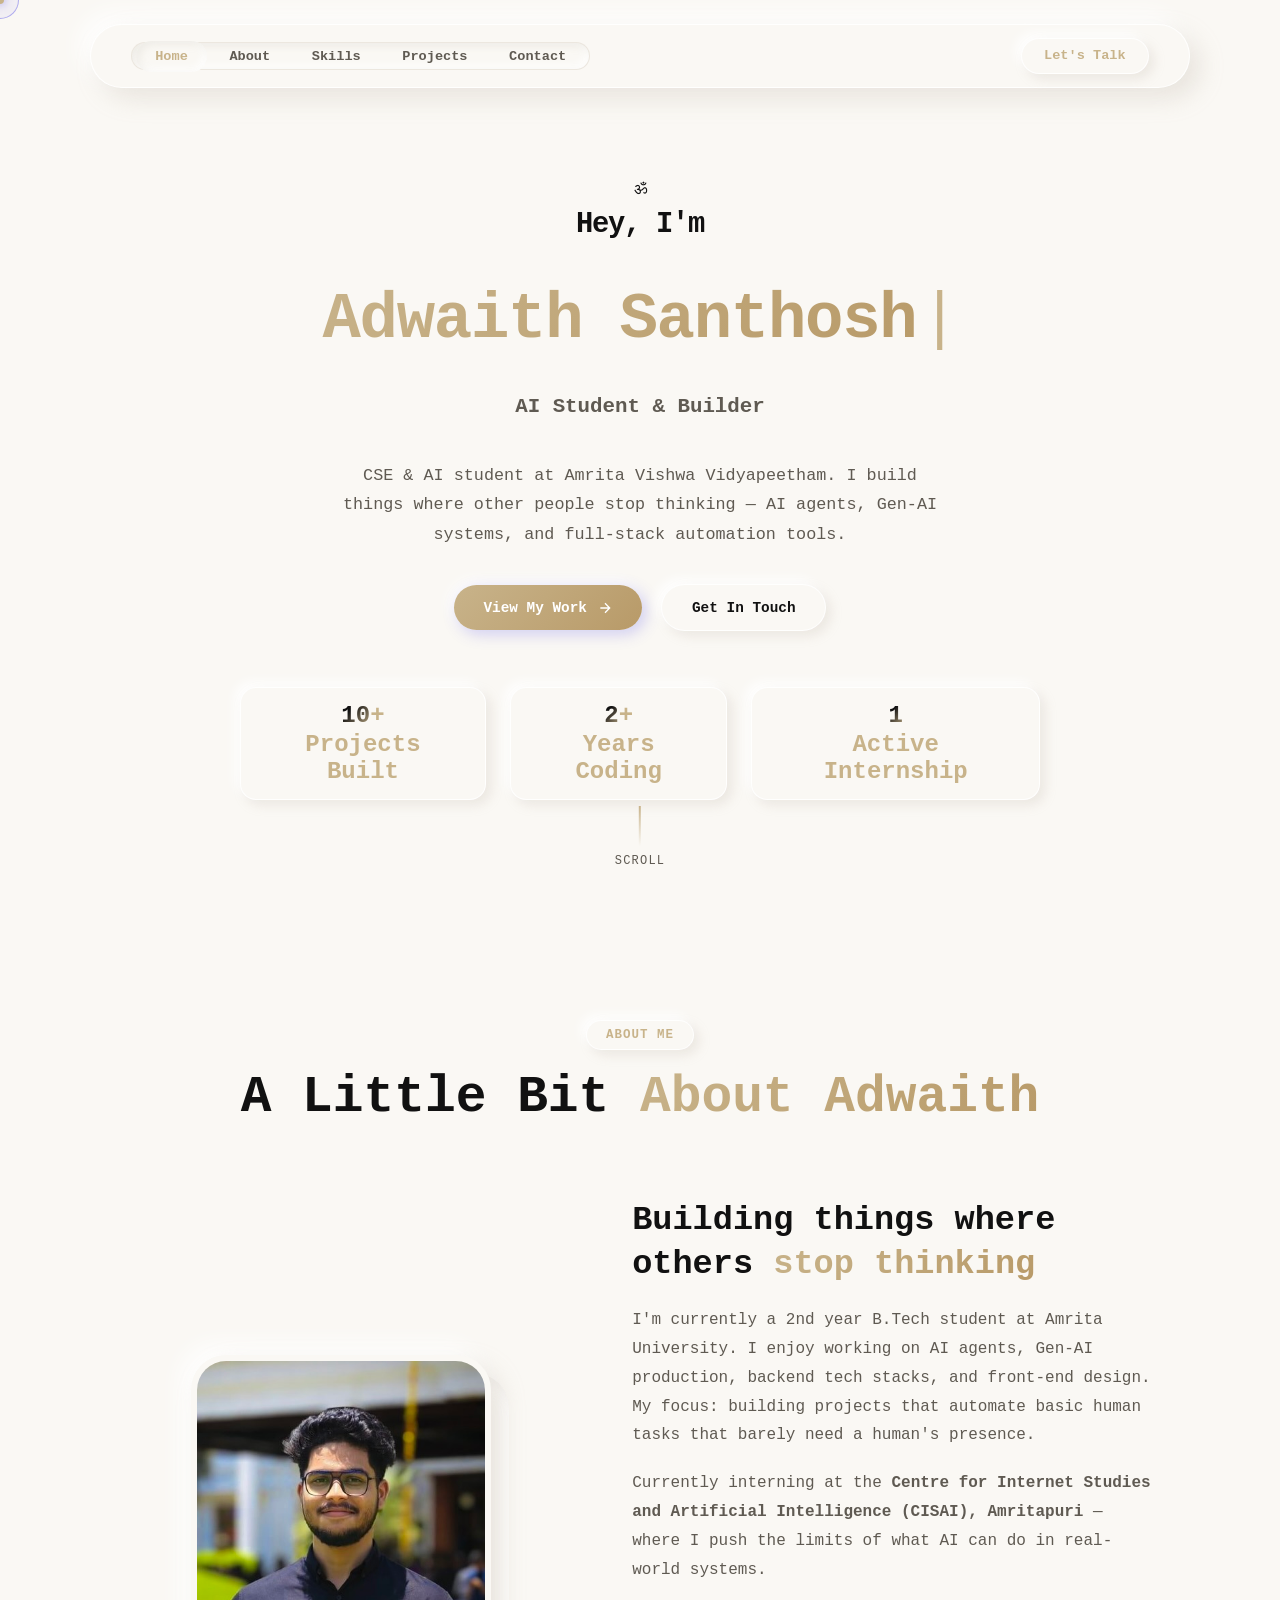
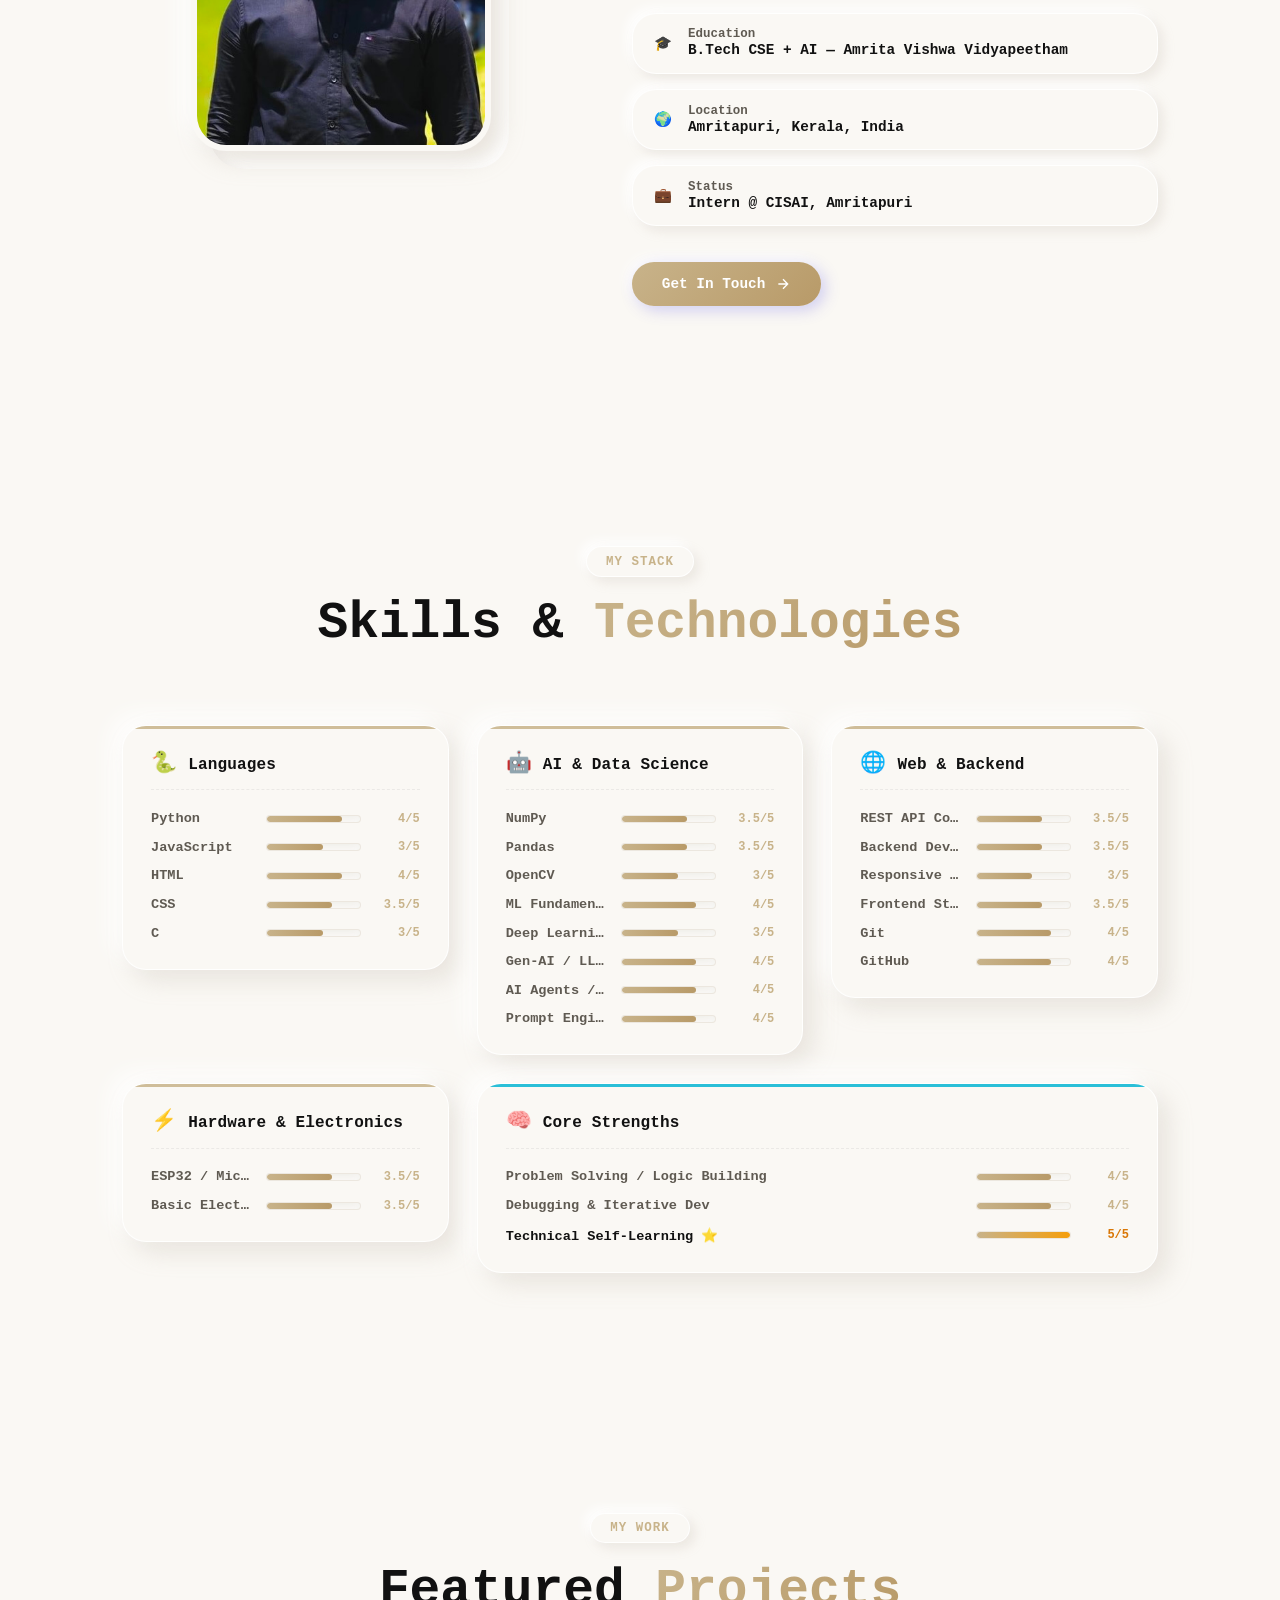
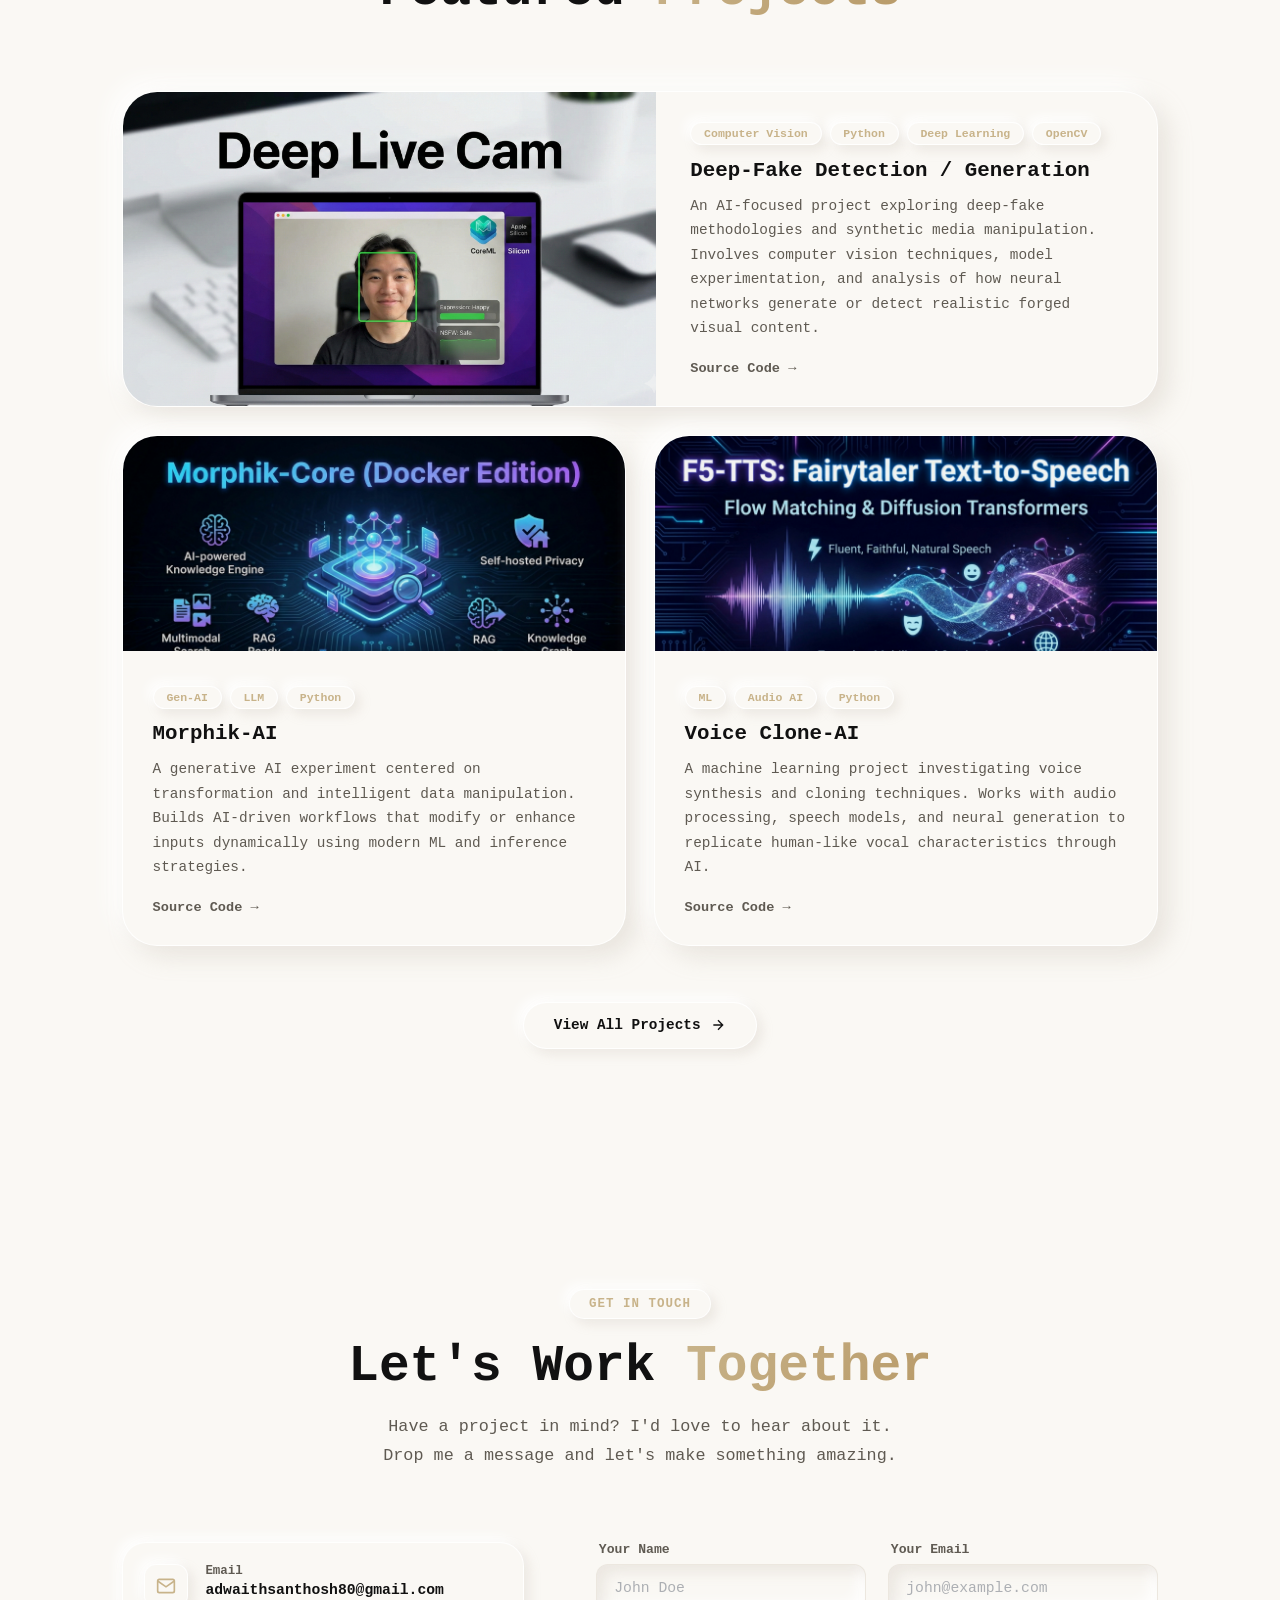
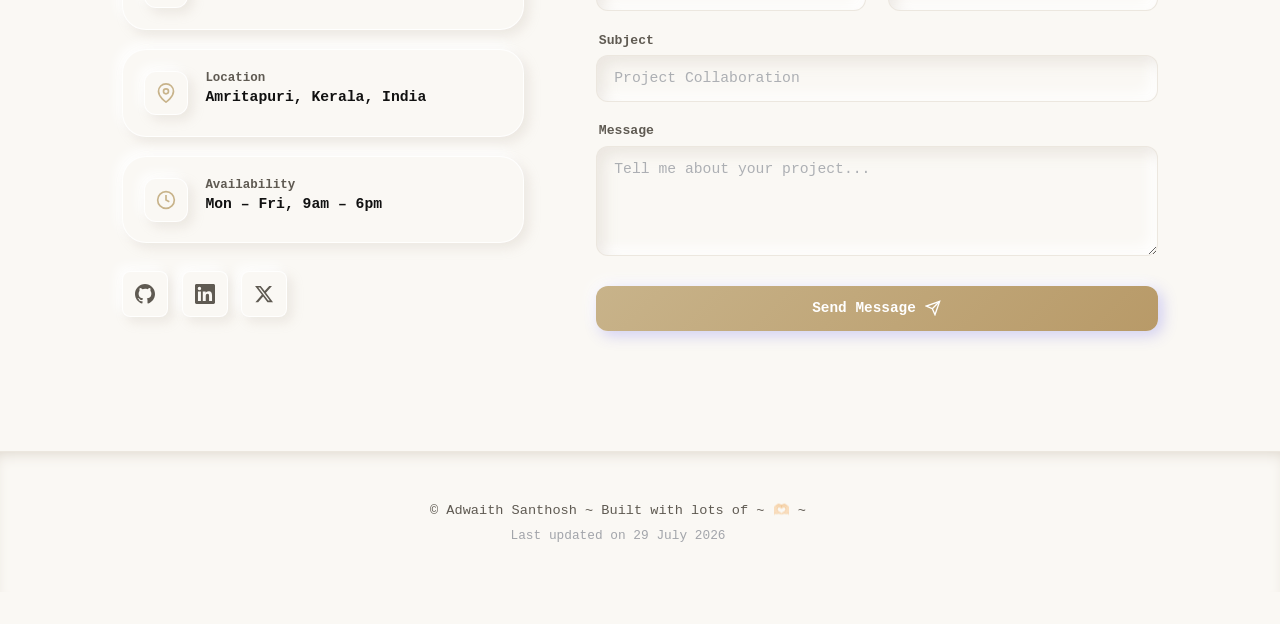
<file: index.html>
<!DOCTYPE html>
<html lang="en">

<head>
    <meta charset="UTF-8" />
    <meta name="viewport" content="width=device-width, initial-scale=1.0" />
    <title>Adwaith Santhosh</title>
    <meta name="description"
        content="Adwaith Santhosh — AI student, Gen-AI enthusiast & tech stack builder. I build things where other people stop thinking." />
    <link rel="preconnect" href="https://fonts.googleapis.com" />
    <link rel="preconnect" href="https://fonts.gstatic.com" crossorigin />
    <link
        href="https://fonts.googleapis.com/css2?family=Courier+Prime:ital,wght@0,400;0,700;1,400;1,700&family=Inter:wght@300;400;500;600;700;800;900&family=Space+Grotesk:wght@300;400;500;600;700&display=swap"
        rel="stylesheet" />
    <link rel="stylesheet" href="style.css" />
</head>

<body>

    <!-- Custom Cursor -->
    <div class="cursor" id="cursor"></div>
    <div class="cursor-follower" id="cursor-follower"></div>

    <!-- Noise Overlay -->
    <div class="noise-overlay"></div>

    <!-- Background Orbs -->
    <div class="bg-orbs">
        <div class="orb orb-1"></div>
        <div class="orb orb-2"></div>
        <div class="orb orb-3"></div>
    </div>

    <!-- Navigation -->
    <nav class="nav" id="nav">
        <ul class="nav-links">
            <li><a href="#home" class="nav-link" data-hover="Home">Home</a></li>
            <li><a href="#about" class="nav-link" data-hover="About">About</a></li>
            <li><a href="#skills" class="nav-link" data-hover="Skills">Skills</a></li>
            <li><a href="#projects" class="nav-link" data-hover="Projects">Projects</a></li>
            <li><a href="#contact" class="nav-link" data-hover="Contact">Contact</a></li>
        </ul>
        <a href="#contact" class="nav-cta">Let's Talk</a>
        <button class="nav-menu-btn" id="menuBtn" aria-label="Menu">
            <span></span><span></span><span></span>
        </button>
    </nav>

    <!-- Mobile Menu -->
    <div class="mobile-menu" id="mobileMenu">
        <ul>
            <li><a href="#home" class="mobile-link">Home</a></li>
            <li><a href="#about" class="mobile-link">About</a></li>
            <li><a href="#skills" class="mobile-link">Skills</a></li>
            <li><a href="#projects" class="mobile-link">Projects</a></li>
            <li><a href="#contact" class="mobile-link">Contact</a></li>
        </ul>
    </div>

    <!-- Hero Section -->
    <section class="hero" id="home">
        <div class="hero-content">
            <div class="hero-badge reveal-up">
                <span class="badge-dot"></span>
                ॐ
            </div>
            <div class="hero-title reveal-up">

                <div class="hero-greeting">
                    Hey, I'm
                </div>

                <div class="hero-name">
                    <span id="name-text" class="gradient-text">
                        Adwaith Santhosh
                    </span>
                    <span class="typed-cursor">|</span>
                </div>

            </div>
            <p class="hero-role reveal-up">
                AI Student &amp; Builder
            </p>
            <p class="hero-desc reveal-up">
                CSE &amp; AI student at Amrita Vishwa Vidyapeetham. I build things where other people stop thinking
                &mdash; AI agents, Gen-AI systems, and full-stack automation tools.
            </p>
            <div class="hero-actions reveal-up">
                <a href="#projects" class="btn btn-primary">
                    <span>View My Work</span>
                    <svg viewBox="0 0 24 24" fill="none" stroke="currentColor" stroke-width="2">
                        <path d="M5 12h14M12 5l7 7-7 7" />
                    </svg>
                </a>
                <a href="#contact" class="btn btn-ghost">Get In Touch</a>
            </div>
            <div class="hero-stats reveal-up">
                <div class="stat">
                    <span class="stat-number" data-count="10">0</span><span>+</span>
                    <span class="stat-label">Projects Built</span>
                </div>
                <div class="stat-divider"></div>
                <div class="stat">
                    <span class="stat-number" data-count="2">0</span><span>+</span>
                    <span class="stat-label">Years Coding</span>
                </div>
                <div class="stat-divider"></div>
                <div class="stat">
                    <span class="stat-number" data-count="1">0</span><span></span>
                    <span class="stat-label">Active Internship</span>
                </div>
            </div>
        </div>
        <div class="scroll-indicator">
            <div class="scroll-line"></div>
            <span>Scroll</span>
        </div>
    </section>

    <!-- About Section -->
    <section class="about section" id="about">
        <div class="container">
            <div class="section-header">
                <span class="section-tag reveal-up">About Me</span>
                <h2 class="section-title reveal-up">A Little Bit <span class="gradient-text">About Adwaith</span></h2>
            </div>
            <div class="about-grid">
                <div class="about-image-wrapper reveal-left">
                    <div class="about-image-frame">
                        <div class="about-image-placeholder">
                            <img src="profile.jpg" alt="Adwaith Santhosh" class="avatar-photo"
                                style="width: 100%; height: 100%; object-fit: cover; display: block;" />
                        </div>
                        <div class="image-decoration"></div>
                    </div>
                </div>
                <div class="about-content reveal-right">
                    <h3 class="about-heading">Building things where others <span class="gradient-text">stop
                            thinking</span></h3>
                    <p class="about-text">
                        I'm currently a 2nd year B.Tech student at Amrita University. I enjoy working on AI agents,
                        Gen-AI production, backend tech stacks, and front-end design. My focus: building projects that
                        automate basic human tasks that barely need a human's presence.
                    </p>
                    <p class="about-text">
                        Currently interning at the <strong>Centre for Internet Studies and Artificial Intelligence
                            (CISAI), Amritapuri</strong> &mdash; where I push the limits of what AI can do in real-world
                        systems.
                    </p>
                    <div class="about-highlights">
                        <div class="highlight-item">
                            <span class="highlight-icon">🎓</span>
                            <div>
                                <strong>Education</strong>
                                <span>B.Tech CSE + AI — Amrita Vishwa Vidyapeetham</span>
                            </div>
                        </div>
                        <div class="highlight-item">
                            <span class="highlight-icon">🌍</span>
                            <div>
                                <strong>Location</strong>
                                <span>Amritapuri, Kerala, India</span>
                            </div>
                        </div>
                        <div class="highlight-item">
                            <span class="highlight-icon">💼</span>
                            <div>
                                <strong>Status</strong>
                                <span>Intern @ CISAI, Amritapuri</span>
                            </div>
                        </div>
                    </div>
                    <a href="#contact" class="btn btn-primary" id="downloadCV">
                        <span>Get In Touch</span>
                        <svg viewBox="0 0 24 24" fill="none" stroke="currentColor" stroke-width="2">
                            <path d="M5 12h14M12 5l7 7-7 7" />
                        </svg>
                    </a>
                </div>
            </div>
        </div>
    </section>

    <!-- Skills Section -->
    <section class="skills section" id="skills">
        <div class="container">
            <div class="section-header">
                <span class="section-tag reveal-up">My Stack</span>
                <h2 class="section-title reveal-up">Skills & <span class="gradient-text">Technologies</span></h2>
            </div>
            <div class="skills-categories">

                <!-- Languages -->
                <div class="skill-cat-card reveal-up" data-delay="0">
                    <div class="skill-cat-header">
                        <span class="skill-cat-icon">🐍</span>
                        <h3 class="skill-cat-title">Languages</h3>
                    </div>
                    <div class="skill-list">
                        <div class="skill-row"><span class="skill-row-name">Python</span>
                            <div class="skill-bar">
                                <div class="skill-progress" data-width="80"></div>
                            </div><span class="skill-row-score">4/5</span>
                        </div>
                        <div class="skill-row"><span class="skill-row-name">JavaScript</span>
                            <div class="skill-bar">
                                <div class="skill-progress" data-width="60"></div>
                            </div><span class="skill-row-score">3/5</span>
                        </div>
                        <div class="skill-row"><span class="skill-row-name">HTML</span>
                            <div class="skill-bar">
                                <div class="skill-progress" data-width="80"></div>
                            </div><span class="skill-row-score">4/5</span>
                        </div>
                        <div class="skill-row"><span class="skill-row-name">CSS</span>
                            <div class="skill-bar">
                                <div class="skill-progress" data-width="70"></div>
                            </div><span class="skill-row-score">3.5/5</span>
                        </div>
                        <div class="skill-row"><span class="skill-row-name">C</span>
                            <div class="skill-bar">
                                <div class="skill-progress" data-width="60"></div>
                            </div><span class="skill-row-score">3/5</span>
                        </div>
                    </div>
                </div>

                <!-- AI & Data Science -->
                <div class="skill-cat-card reveal-up" data-delay="80">
                    <div class="skill-cat-header">
                        <span class="skill-cat-icon">🤖</span>
                        <h3 class="skill-cat-title">AI &amp; Data Science</h3>
                    </div>
                    <div class="skill-list">
                        <div class="skill-row"><span class="skill-row-name">NumPy</span>
                            <div class="skill-bar">
                                <div class="skill-progress" data-width="70"></div>
                            </div><span class="skill-row-score">3.5/5</span>
                        </div>
                        <div class="skill-row"><span class="skill-row-name">Pandas</span>
                            <div class="skill-bar">
                                <div class="skill-progress" data-width="70"></div>
                            </div><span class="skill-row-score">3.5/5</span>
                        </div>
                        <div class="skill-row"><span class="skill-row-name">OpenCV</span>
                            <div class="skill-bar">
                                <div class="skill-progress" data-width="60"></div>
                            </div><span class="skill-row-score">3/5</span>
                        </div>
                        <div class="skill-row"><span class="skill-row-name">ML Fundamentals</span>
                            <div class="skill-bar">
                                <div class="skill-progress" data-width="80"></div>
                            </div><span class="skill-row-score">4/5</span>
                        </div>
                        <div class="skill-row"><span class="skill-row-name">Deep Learning</span>
                            <div class="skill-bar">
                                <div class="skill-progress" data-width="60"></div>
                            </div><span class="skill-row-score">3/5</span>
                        </div>
                        <div class="skill-row"><span class="skill-row-name">Gen-AI / LLM Workflows</span>
                            <div class="skill-bar">
                                <div class="skill-progress" data-width="80"></div>
                            </div><span class="skill-row-score">4/5</span>
                        </div>
                        <div class="skill-row"><span class="skill-row-name">AI Agents / Task Automation</span>
                            <div class="skill-bar">
                                <div class="skill-progress" data-width="80"></div>
                            </div><span class="skill-row-score">4/5</span>
                        </div>
                        <div class="skill-row"><span class="skill-row-name">Prompt Engineering</span>
                            <div class="skill-bar">
                                <div class="skill-progress" data-width="80"></div>
                            </div><span class="skill-row-score">4/5</span>
                        </div>
                    </div>
                </div>

                <!-- Web & Backend -->
                <div class="skill-cat-card reveal-up" data-delay="160">
                    <div class="skill-cat-header">
                        <span class="skill-cat-icon">🌐</span>
                        <h3 class="skill-cat-title">Web &amp; Backend</h3>
                    </div>
                    <div class="skill-list">
                        <div class="skill-row"><span class="skill-row-name">REST API Concepts</span>
                            <div class="skill-bar">
                                <div class="skill-progress" data-width="70"></div>
                            </div><span class="skill-row-score">3.5/5</span>
                        </div>
                        <div class="skill-row"><span class="skill-row-name">Backend Development</span>
                            <div class="skill-bar">
                                <div class="skill-progress" data-width="70"></div>
                            </div><span class="skill-row-score">3.5/5</span>
                        </div>
                        <div class="skill-row"><span class="skill-row-name">Responsive Web Design</span>
                            <div class="skill-bar">
                                <div class="skill-progress" data-width="60"></div>
                            </div><span class="skill-row-score">3/5</span>
                        </div>
                        <div class="skill-row"><span class="skill-row-name">Frontend Structuring</span>
                            <div class="skill-bar">
                                <div class="skill-progress" data-width="70"></div>
                            </div><span class="skill-row-score">3.5/5</span>
                        </div>
                        <div class="skill-row"><span class="skill-row-name">Git</span>
                            <div class="skill-bar">
                                <div class="skill-progress" data-width="80"></div>
                            </div><span class="skill-row-score">4/5</span>
                        </div>
                        <div class="skill-row"><span class="skill-row-name">GitHub</span>
                            <div class="skill-bar">
                                <div class="skill-progress" data-width="80"></div>
                            </div><span class="skill-row-score">4/5</span>
                        </div>
                    </div>
                </div>

                <!-- Hardware -->
                <div class="skill-cat-card reveal-up" data-delay="240">
                    <div class="skill-cat-header">
                        <span class="skill-cat-icon">⚡</span>
                        <h3 class="skill-cat-title">Hardware &amp; Electronics</h3>
                    </div>
                    <div class="skill-list">
                        <div class="skill-row"><span class="skill-row-name">ESP32 / Microcontrollers</span>
                            <div class="skill-bar">
                                <div class="skill-progress" data-width="70"></div>
                            </div><span class="skill-row-score">3.5/5</span>
                        </div>
                        <div class="skill-row"><span class="skill-row-name">Basic Electronics / Circuits</span>
                            <div class="skill-bar">
                                <div class="skill-progress" data-width="70"></div>
                            </div><span class="skill-row-score">3.5/5</span>
                        </div>
                    </div>
                </div>

                <!-- Core Strengths -->
                <div class="skill-cat-card reveal-up" data-delay="320" style="--cat-accent: #06b6d4;">
                    <div class="skill-cat-header">
                        <span class="skill-cat-icon">🧠</span>
                        <h3 class="skill-cat-title">Core Strengths</h3>
                    </div>
                    <div class="skill-list">
                        <div class="skill-row"><span class="skill-row-name">Problem Solving / Logic Building</span>
                            <div class="skill-bar">
                                <div class="skill-progress" data-width="80"></div>
                            </div><span class="skill-row-score">4/5</span>
                        </div>
                        <div class="skill-row"><span class="skill-row-name">Debugging &amp; Iterative Dev</span>
                            <div class="skill-bar">
                                <div class="skill-progress" data-width="80"></div>
                            </div><span class="skill-row-score">4/5</span>
                        </div>
                        <div class="skill-row top-skill"><span class="skill-row-name">Technical Self-Learning ⭐</span>
                            <div class="skill-bar">
                                <div class="skill-progress" data-width="100"></div>
                            </div><span class="skill-row-score">5/5</span>
                        </div>
                    </div>
                </div>

            </div>
        </div>
    </section>

    <!-- Projects Section -->
    <section class="projects section" id="projects">
        <div class="container">
            <div class="section-header">
                <span class="section-tag reveal-up">My Work</span>
                <h2 class="section-title reveal-up">Featured <span class="gradient-text">Projects</span></h2>
            </div>
            <div class="projects-grid">

                <!-- Featured: Deep-Fake Detection / Generation -->
                <div class="project-card featured reveal-up" data-delay="0">
                    <div class="project-image">
                        <img src="cover-deepfake.png" alt="Deep-Fake Detection / Generation"
                            class="project-cover-img" />
                        <div class="project-overlay">
                            <a href="https://github.com/adwaithsanthoshh/C_QUBE/tree/main/Tasks/Deep-Fake"
                                target="_blank" class="project-link-btn" aria-label="Source Code">
                                <svg viewBox="0 0 24 24" fill="none" stroke="currentColor" stroke-width="2">
                                    <path
                                        d="M9 19c-5 1.5-5-2.5-7-3m14 6v-3.87a3.37 3.37 0 0 0-.94-2.61c3.14-.35 6.44-1.54 6.44-7A5.44 5.44 0 0 0 20 4.77 5.07 5.07 0 0 0 19.91 1S18.73.65 16 2.48a13.38 13.38 0 0 0-7 0C6.27.65 5.09 1 5.09 1A5.07 5.07 0 0 0 5 4.77a5.44 5.44 0 0 0-1.5 3.78c0 5.42 3.3 6.61 6.44 7A3.37 3.37 0 0 0 9 18.13V22" />
                                </svg>
                            </a>
                        </div>
                    </div>
                    <div class="project-info">
                        <div class="project-tags">
                            <span class="tag">Computer Vision</span>
                            <span class="tag">Python</span>
                            <span class="tag">Deep Learning</span>
                            <span class="tag">OpenCV</span>
                        </div>
                        <h3 class="project-title">Deep-Fake Detection / Generation</h3>
                        <p class="project-desc">An AI-focused project exploring deep-fake methodologies and synthetic
                            media manipulation. Involves computer vision techniques, model experimentation, and analysis
                            of how neural networks generate or detect realistic forged visual content.</p>
                        <div class="project-links">
                            <a href="https://github.com/adwaithsanthoshh/C_QUBE/tree/main/Tasks/Deep-Fake"
                                target="_blank" class="link-text">Source Code <span>→</span></a>
                        </div>
                    </div>
                </div>

                <!-- Morphik-AI -->
                <div class="project-card reveal-up" data-delay="100">
                    <div class="project-image">
                        <img src="cover-morphik.jpg" alt="Morphik-AI" class="project-cover-img" />
                        <div class="project-overlay">
                            <a href="https://github.com/adwaithsanthoshh/C_QUBE/tree/main/Tasks/Morphik-Ai"
                                target="_blank" class="project-link-btn" aria-label="Source Code">
                                <svg viewBox="0 0 24 24" fill="none" stroke="currentColor" stroke-width="2">
                                    <path
                                        d="M9 19c-5 1.5-5-2.5-7-3m14 6v-3.87a3.37 3.37 0 0 0-.94-2.61c3.14-.35 6.44-1.54 6.44-7A5.44 5.44 0 0 0 20 4.77 5.07 5.07 0 0 0 19.91 1S18.73.65 16 2.48a13.38 13.38 0 0 0-7 0C6.27.65 5.09 1 5.09 1A5.07 5.07 0 0 0 5 4.77a5.44 5.44 0 0 0-1.5 3.78c0 5.42 3.3 6.61 6.44 7A3.37 3.37 0 0 0 9 18.13V22" />
                                </svg>
                            </a>
                        </div>
                    </div>
                    <div class="project-info">
                        <div class="project-tags">
                            <span class="tag">Gen-AI</span>
                            <span class="tag">LLM</span>
                            <span class="tag">Python</span>
                        </div>
                        <h3 class="project-title">Morphik-AI</h3>
                        <p class="project-desc">A generative AI experiment centered on transformation and intelligent
                            data manipulation. Builds AI-driven workflows that modify or enhance inputs dynamically
                            using modern ML and inference strategies.</p>
                        <div class="project-links">
                            <a href="https://github.com/adwaithsanthoshh/C_QUBE/tree/main/Tasks/Morphik-Ai"
                                target="_blank" class="link-text">Source Code <span>→</span></a>
                        </div>
                    </div>
                </div>

                <!-- Voice Clone-AI -->
                <div class="project-card reveal-up" data-delay="200">
                    <div class="project-image">
                        <img src="cover-voiceclone.jpg" alt="Voice Clone-AI" class="project-cover-img" />
                        <div class="project-overlay">
                            <a href="https://github.com/adwaithsanthoshh/C_QUBE/tree/main/Tasks/Voice%20Clone-Ai"
                                target="_blank" class="project-link-btn" aria-label="Source Code">
                                <svg viewBox="0 0 24 24" fill="none" stroke="currentColor" stroke-width="2">
                                    <path
                                        d="M9 19c-5 1.5-5-2.5-7-3m14 6v-3.87a3.37 3.37 0 0 0-.94-2.61c3.14-.35 6.44-1.54 6.44-7A5.44 5.44 0 0 0 20 4.77 5.07 5.07 0 0 0 19.91 1S18.73.65 16 2.48a13.38 13.38 0 0 0-7 0C6.27.65 5.09 1 5.09 1A5.07 5.07 0 0 0 5 4.77a5.44 5.44 0 0 0-1.5 3.78c0 5.42 3.3 6.61 6.44 7A3.37 3.37 0 0 0 9 18.13V22" />
                                </svg>
                            </a>
                        </div>
                    </div>
                    <div class="project-info">
                        <div class="project-tags">
                            <span class="tag">ML</span>
                            <span class="tag">Audio AI</span>
                            <span class="tag">Python</span>
                        </div>
                        <h3 class="project-title">Voice Clone-AI</h3>
                        <p class="project-desc">A machine learning project investigating voice synthesis and cloning
                            techniques. Works with audio processing, speech models, and neural generation to replicate
                            human-like vocal characteristics through AI.</p>
                        <div class="project-links">
                            <a href="https://github.com/adwaithsanthoshh/C_QUBE/tree/main/Tasks/Voice%20Clone-Ai"
                                target="_blank" class="link-text">Source Code <span>→</span></a>
                        </div>
                    </div>
                </div>

            </div>
            <div class="projects-cta reveal-up">
                <a href="https://github.com/adwaithsanthoshh" target="_blank" rel="noopener noreferrer"
                    class="btn btn-ghost">
                    View All Projects
                    <svg viewBox="0 0 24 24" fill="none" stroke="currentColor" stroke-width="2">
                        <path d="M5 12h14M12 5l7 7-7 7" />
                    </svg>
                </a>
            </div>
        </div>
    </section>

    <!-- Contact Section -->
    <section class="contact section" id="contact">
        <div class="container">
            <div class="section-header">
                <span class="section-tag reveal-up">Get In Touch</span>
                <h2 class="section-title reveal-up">Let's Work <span class="gradient-text">Together</span></h2>
                <p class="section-subtitle reveal-up">Have a project in mind? I'd love to hear about it. Drop me a
                    message and let's make something amazing.</p>
            </div>
            <div class="contact-grid">
                <div class="contact-info reveal-left">
                    <div class="contact-item">
                        <div class="contact-icon">
                            <svg viewBox="0 0 24 24" fill="none" stroke="currentColor" stroke-width="2">
                                <path d="M4 4h16c1.1 0 2 .9 2 2v12c0 1.1-.9 2-2 2H4c-1.1 0-2-.9-2-2V6c0-1.1.9-2 2-2z" />
                                <polyline points="22,6 12,13 2,6" />
                            </svg>
                        </div>
                        <div>
                            <strong>Email</strong>
                            <a href="mailto:adwaithsanthosh80@gmail.com">adwaithsanthosh80@gmail.com</a>
                        </div>
                    </div>
                    <div class="contact-item">
                        <div class="contact-icon">
                            <svg viewBox="0 0 24 24" fill="none" stroke="currentColor" stroke-width="2">
                                <path d="M21 10c0 7-9 13-9 13s-9-6-9-13a9 9 0 0 1 18 0z" />
                                <circle cx="12" cy="10" r="3" />
                            </svg>
                        </div>
                        <div>
                            <strong>Location</strong>
                            <span>Amritapuri, Kerala, India</span>
                        </div>
                    </div>
                    <div class="contact-item">
                        <div class="contact-icon">
                            <svg viewBox="0 0 24 24" fill="none" stroke="currentColor" stroke-width="2">
                                <circle cx="12" cy="12" r="10" />
                                <polyline points="12 6 12 12 16 14" />
                            </svg>
                        </div>
                        <div>
                            <strong>Availability</strong>
                            <span>Mon – Fri, 9am – 6pm</span>
                        </div>
                    </div>
                    <div class="social-links">
                        <a href="#" class="social-btn" aria-label="GitHub">
                            <svg viewBox="0 0 24 24" fill="currentColor">
                                <path
                                    d="M12 0C5.374 0 0 5.373 0 12c0 5.302 3.438 9.8 8.207 11.387.599.111.793-.261.793-.577v-2.234c-3.338.726-4.033-1.416-4.033-1.416-.546-1.387-1.333-1.756-1.333-1.756-1.089-.745.083-.729.083-.729 1.205.084 1.839 1.237 1.839 1.237 1.07 1.834 2.807 1.304 3.492.997.107-.775.418-1.305.762-1.604-2.665-.305-5.467-1.334-5.467-5.931 0-1.311.469-2.381 1.236-3.221-.124-.303-.535-1.524.117-3.176 0 0 1.008-.322 3.301 1.23A11.509 11.509 0 0 1 12 5.803c1.02.005 2.047.138 3.006.404 2.291-1.552 3.297-1.23 3.297-1.23.653 1.653.242 2.874.118 3.176.77.84 1.235 1.911 1.235 3.221 0 4.609-2.807 5.624-5.479 5.921.43.372.823 1.102.823 2.222v3.293c0 .319.192.694.801.576C20.566 21.797 24 17.3 24 12c0-6.627-5.373-12-12-12z" />
                            </svg>
                        </a>
                        <a href="#" class="social-btn" aria-label="LinkedIn">
                            <svg viewBox="0 0 24 24" fill="currentColor">
                                <path
                                    d="M20.447 20.452h-3.554v-5.569c0-1.328-.027-3.037-1.852-3.037-1.853 0-2.136 1.445-2.136 2.939v5.667H9.351V9h3.414v1.561h.046c.477-.9 1.637-1.85 3.37-1.85 3.601 0 4.267 2.37 4.267 5.455v6.286zM5.337 7.433a2.062 2.062 0 0 1-2.063-2.065 2.064 2.064 0 1 1 2.063 2.065zm1.782 13.019H3.555V9h3.564v11.452zM22.225 0H1.771C.792 0 0 .774 0 1.729v20.542C0 23.227.792 24 1.771 24h20.451C23.2 24 24 23.227 24 22.271V1.729C24 .774 23.2 0 22.222 0h.003z" />
                            </svg>
                        </a>
                        <a href="#" class="social-btn" aria-label="Twitter">
                            <svg viewBox="0 0 24 24" fill="currentColor">
                                <path
                                    d="M18.244 2.25h3.308l-7.227 8.26 8.502 11.24H16.17l-5.214-6.817L4.99 21.75H1.68l7.73-8.835L1.254 2.25H8.08l4.713 6.231zm-1.161 17.52h1.833L7.084 4.126H5.117z" />
                            </svg>
                        </a>
                    </div>
                </div>
                <form class="contact-form reveal-right" id="contactForm">
                    <div class="form-row">
                        <div class="form-group">
                            <label for="name">Your Name</label>
                            <input type="text" id="name" name="name" placeholder="John Doe" required />
                        </div>
                        <div class="form-group">
                            <label for="email">Your Email</label>
                            <input type="email" id="email" name="email" placeholder="john@example.com" required />
                        </div>
                    </div>
                    <div class="form-group">
                        <label for="subject">Subject</label>
                        <input type="text" id="subject" name="subject" placeholder="Project Collaboration" required />
                    </div>
                    <div class="form-group">
                        <label for="message">Message</label>
                        <textarea id="message" name="message" rows="5" placeholder="Tell me about your project..."
                            required></textarea>
                    </div>
                    <button type="submit" class="btn btn-primary full-width" id="submitBtn">
                        <span>Send Message</span>
                        <svg viewBox="0 0 24 24" fill="none" stroke="currentColor" stroke-width="2">
                            <line x1="22" y1="2" x2="11" y2="13" />
                            <polygon points="22 2 15 22 11 13 2 9 22 2" />
                        </svg>
                    </button>
                </form>
            </div>
        </div>
    </section>

    <!-- Footer -->
    <footer class="footer">
        <div class="container">
            <div class="footer-content">

                <p class="footer-tagline">© Adwaith Santhosh ~ Built with lots of ~ 🫶🏻 ~</p>
                <p class="footer-copy"> Last updated on 29 July 2026 </p>
            </div>
            <a href="#home" class="back-to-top" id="backToTop" aria-label="Back to top">
                <svg viewBox="0 0 24 24" fill="none" stroke="currentColor" stroke-width="2">
                    <path d="M18 15l-6-6-6 6" />
                </svg>
            </a>
        </div>
    </footer>

    <script src="script.js"></script>
</body>

</html>
</file>
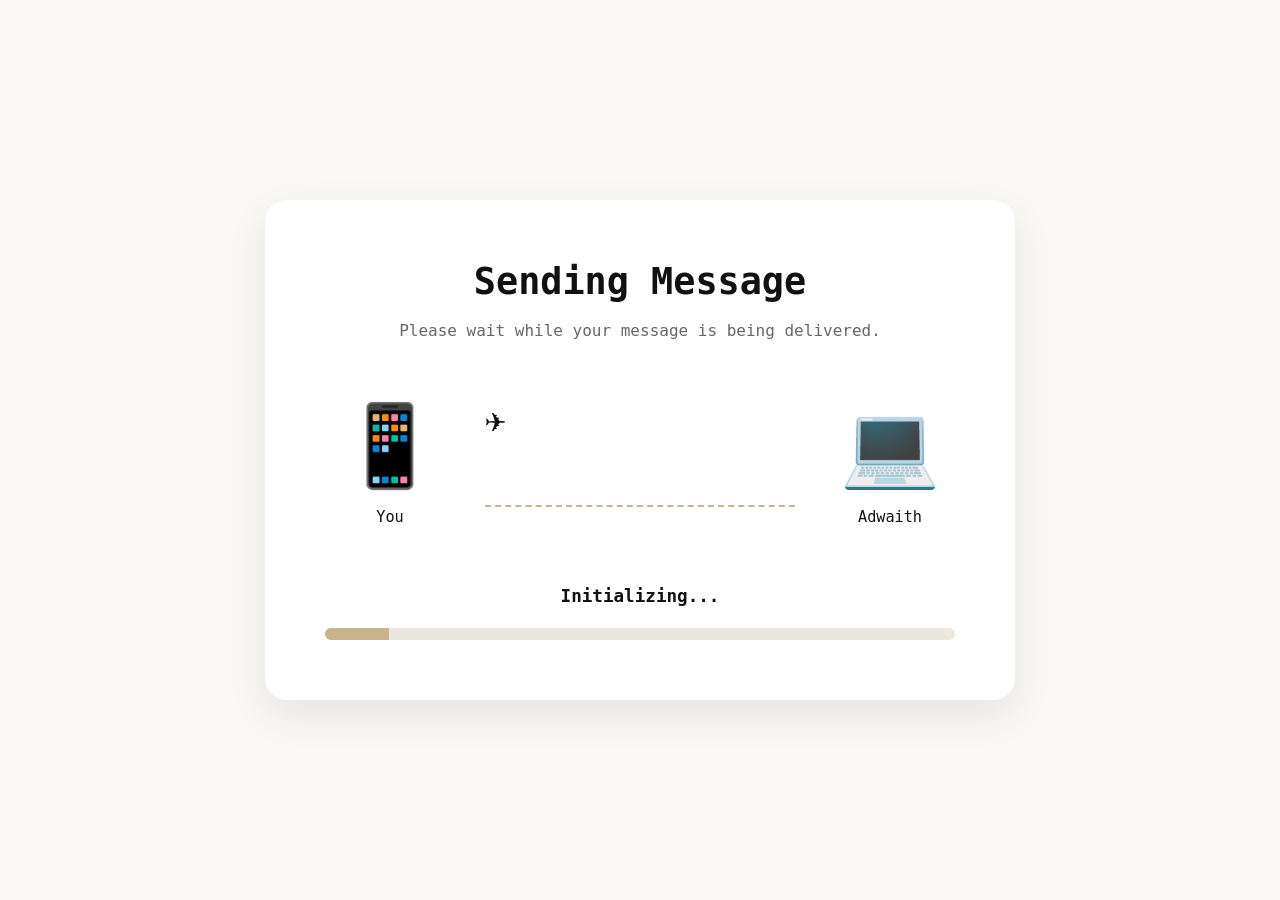
<file: sending.html>
<!DOCTYPE html>
<html lang="en">

<head>
    <meta charset="UTF-8">
    <meta name="viewport" content="width=device-width, initial-scale=1.0">

    <title>Sending Message...</title>

    <link rel="stylesheet" href="sending.css">
</head>

<body>

    <main class="sending-page">

        <div class="card">

            <h1>Sending Message</h1>

            <p class="subtitle">
                Please wait while your message is being delivered.
            </p>

            <div class="animation-area">

                <div class="device phone">

                    <div class="emoji">📱</div>

                    <span>You</span>

                </div>

                <div class="flight-area">

                    <div class="plane" id="plane">
                        ✈
                    </div>

                </div>

                <div class="device laptop">

                    <div class="emoji">💻</div>

                    <span>Adwaith</span>

                </div>

            </div>

            <div class="status">

                <div id="statusText">
                    Initializing...
                </div>

                <div class="progress">

                    <div class="progress-fill" id="progressFill"></div>

                </div>

            </div>

        </div>

    </main>

    <script src="sending.js"></script>

</body>

</html>
</file>
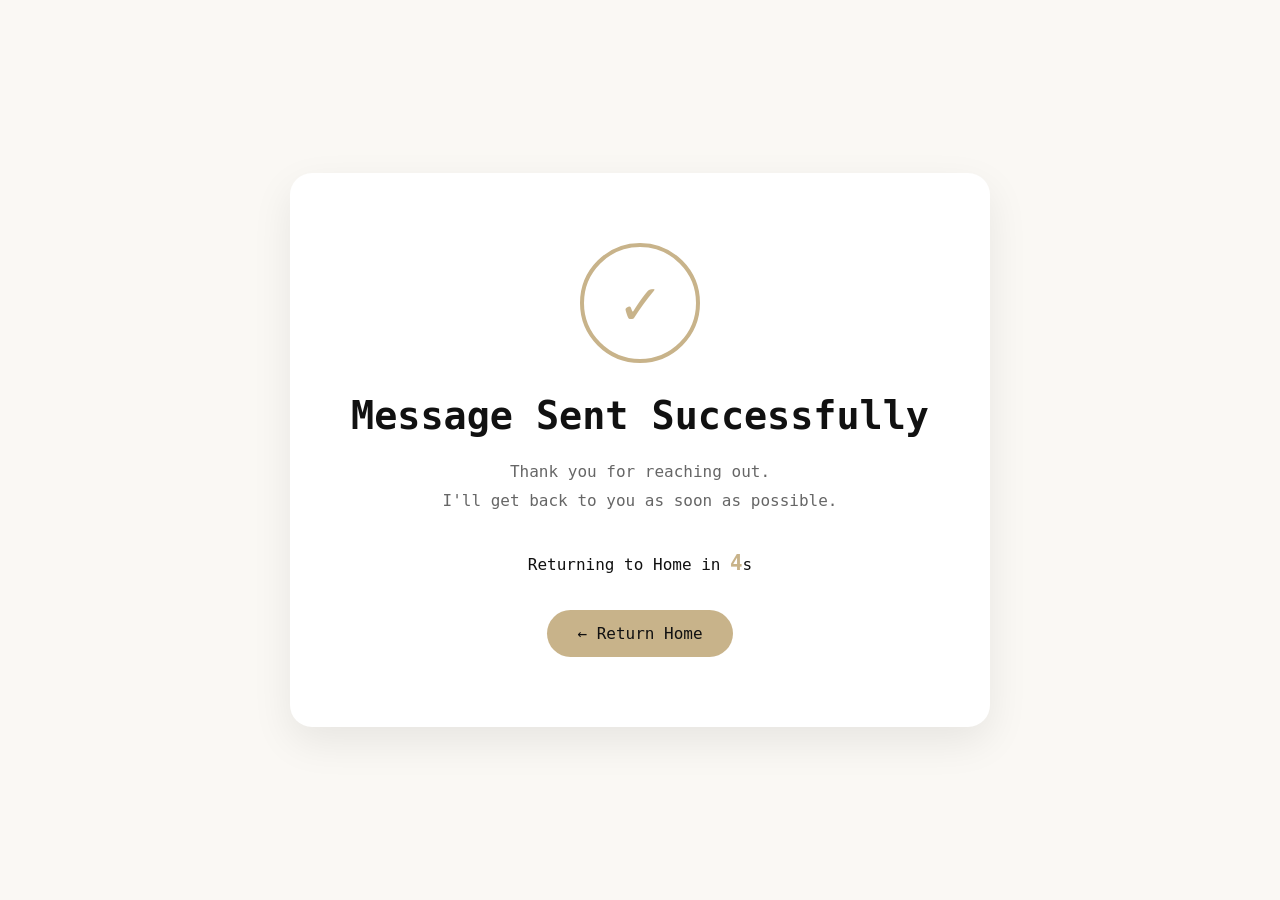
<file: success.html>
<!DOCTYPE html>
<html lang="en">

<head>
    <meta charset="UTF-8">
    <meta name="viewport" content="width=device-width, initial-scale=1.0">

    <title>Message Sent</title>

    <link rel="stylesheet" href="success.css">
</head>

<body>

    <main class="success-page">

        <div class="card">

            <div class="checkmark-wrapper">

                <div class="checkmark">
                    ✓
                </div>

            </div>

            <h1>Message Sent Successfully</h1>

            <p class="subtitle">
                Thank you for reaching out.<br>
                I'll get back to you as soon as possible.
            </p>

            <div class="countdown">

                Returning to Home in
                <span id="countdown">5</span>s

            </div>

            <a href="index.html" class="home-btn">
                ← Return Home
            </a>

        </div>

    </main>

    <script src="success.js"></script>

</body>

</html>
</file>
<file: style.css>
/* =====================================================
   SPATIAL / SKEUOMORPHIC UI PORTFOLIO STYLESHEET
   Neumorphic soft-3D layout, light theme, tactile shadows.
   ===================================================== */

/* ============================
   RESET & BASE
   ============================ */
*,
*::before,
*::after {
    margin: 0;
    padding: 0;
    box-sizing: border-box;
}


:root {

    /* ==========================================================
       COLOR PALETTE
       ========================================================== */

    --bg: #FAF8F4;
    /* Pearl White */
    --surface: #FFFFFF;
    /* Cards */
    --surface-alt: #F5F2EC;
    /* Slightly warm sections */

    --accent: #C8B38A;
    /* Rich Light Beige */
    --accent-2: #B89A68;
    /* Dark Beige (hover) */
    --accent-3: #E7D9BE;
    /* Light Beige */

    --accent-glow: rgba(200, 179, 138, .16);

    --text: #111111;
    /* Jet Black */
    --text-muted: #5F5A52;
    /* Warm Gray */
    --text-light: #8A847B;

    --border-light: rgba(255, 255, 255, .95);
    --border-dark: rgba(196, 185, 170, .28);

    /* ==========================================================
       BORDER RADIUS
       ========================================================== */

    --radius-sm: .5rem;
    --radius: 1rem;
    --radius-lg: 1.5rem;
    --radius-xl: 2.2rem;

    /* ==========================================================
       TYPOGRAPHY
       ========================================================== */

    --transition: .35s cubic-bezier(.16, 1, .3, 1);

    --font-main: 'IBM Plex Mono', monospace;
    --font-body: 'IBM Plex Mono', monospace;

    /* Optional: Use only for typing animation */
    --font-mono: 'Courier Prime', monospace;

    /* ==========================================================
       NEUMORPHIC SHADOW COLORS
       ========================================================== */

    --shadow-dark: #D8D0C5;
    --shadow-light: #FFFFFF;

    /* ==========================================================
       SHADOWS
       ========================================================== */

    --shadow-raised:
        10px 10px 24px rgba(185, 175, 160, .28),
        -10px -10px 24px rgba(255, 255, 255, .96);

    --shadow-raised-sm:
        5px 5px 12px rgba(185, 175, 160, .22),
        -5px -5px 12px rgba(255, 255, 255, .96);

    --shadow-raised-lg:
        16px 16px 40px rgba(185, 175, 160, .30),
        -16px -16px 40px rgba(255, 255, 255, .98);

    --shadow-sunken:
        inset 7px 7px 14px rgba(185, 175, 160, .22),
        inset -7px -7px 14px rgba(255, 255, 255, .95);

    --shadow-sunken-sm:
        inset 3px 3px 8px rgba(185, 175, 160, .18),
        inset -3px -3px 8px rgba(255, 255, 255, .95);

    /* ==========================================================
       GLASS EFFECTS
       ========================================================== */

    --glass-bg: rgba(255, 255, 255, .65);
    --glass-border: rgba(255, 255, 255, .75);
    --glass-shadow: 0 10px 30px rgba(0, 0, 0, .06);

}

html {
    scroll-behavior: smooth;
}

body {
    font-family: var(--font-body);
    background: var(--bg);
    color: var(--text);
    overflow-x: hidden;
    cursor: none;
    -webkit-font-smoothing: antialiased;
}

/* ============================
   CUSTOM CURSOR (Spatial Style)
   ============================ */
.cursor {
    position: fixed;
    top: 0;
    left: 0;
    width: 8px;
    height: 8px;
    background: var(--accent);
    border-radius: 50%;
    pointer-events: none;
    z-index: 10000;
    transform: translate(-50%, -50%);
    transition: width 0.2s, height 0.2s, background 0.2s, opacity 0.2s, box-shadow 0.2s;
    box-shadow: 0 0 10px rgba(79, 70, 229, 0.6);
}

.cursor-follower {
    position: fixed;
    top: 0;
    left: 0;
    width: 38px;
    height: 38px;
    border: 1.5px solid rgba(79, 70, 229, 0.4);
    background: rgba(79, 70, 229, 0.05);
    border-radius: 50%;
    pointer-events: none;
    z-index: 9999;
    transform: translate(-50%, -50%);
    transition: transform 0.12s ease, width 0.3s, height 0.3s, border 0.3s, background 0.3s;
    backdrop-filter: blur(2px);
}

body.cursor-hover .cursor {
    width: 6px;
    height: 6px;
    opacity: 0.5;
}

body.cursor-hover .cursor-follower {
    width: 58px;
    height: 58px;
    background: rgba(79, 70, 229, 0.12);
    border-color: var(--accent);
    box-shadow: var(--shadow-raised-sm);
}

body.cursor-click .cursor {
    width: 14px;
    height: 14px;
    background: var(--accent-2);
    box-shadow: 0 0 15px var(--accent-2);
}

/* ============================
   NOISE OVERLAY (Paper-like texture)
   ============================ */
.noise-overlay {
    position: fixed;
    inset: 0;
    pointer-events: none;
    z-index: 1;
    opacity: 0.04;
    background-image: url("data:image/svg+xml,%3Csvg viewBox='0 0 256 256' xmlns='http://www.w3.org/2000/svg'%3E%3Cfilter id='noise'%3E%3CfeTurbulence type='fractalNoise' baseFrequency='0.85' numOctaves='3' stitchTiles='stitch'/%3E%3C/filter%3E%3Crect width='100%25' height='100%25' filter='url(%23noise)'/%3E%3C/svg%3E");
    background-size: 150px;
}

/* ============================
   BACKGROUND ORBS (Pastel Theme)
   ============================ */
.bg-orbs {
    position: fixed;
    inset: 0;
    pointer-events: none;
    z-index: 0;
    overflow: hidden;
}

.orb {
    position: absolute;
    border-radius: 50%;
    filter: blur(100px);
    animation: float 22s infinite ease-in-out;
}

.orb-1 {
    width: 650px;
    height: 650px;
    background: radial-gradient(circle, rgba(79, 70, 229, 0.08) 0%, transparent 70%);
    top: -180px;
    left: -180px;
    animation-delay: 0s;
}

.orb-2 {
    width: 550px;
    height: 550px;
    background: radial-gradient(circle, rgba(249, 115, 22, 0.06) 0%, transparent 70%);
    bottom: -120px;
    right: -120px;
    animation-delay: -8s;
}

.orb-3 {
    width: 450px;
    height: 450px;
    background: radial-gradient(circle, rgba(124, 58, 237, 0.06) 0%, transparent 70%);
    top: 45%;
    left: 45%;
    transform: translate(-50%, -50%);
    animation-delay: -4s;
}

@keyframes float {

    0%,
    100% {
        transform: translate(0, 0) scale(1);
    }

    33% {
        transform: translate(40px, -45px) scale(1.04);
    }

    66% {
        transform: translate(-30px, 30px) scale(0.96);
    }
}

/* ============================
   SCROLLBAR (Tactile recess style)
   ============================ */
::-webkit-scrollbar {
    width: 8px;
}

::-webkit-scrollbar-track {
    background: var(--bg);
    box-shadow: inset 2px 2px 5px var(--shadow-dark), inset -2px -2px 5px var(--shadow-light);
}

::-webkit-scrollbar-thumb {
    background: #cbd5e1;
    border: 2px solid var(--bg);
    border-radius: 8px;
    box-shadow: var(--shadow-raised-sm);
}

::-webkit-scrollbar-thumb:hover {
    background: var(--accent);
}

/* ============================
   SELECTION
   ============================ */
::selection {
    background: rgba(79, 70, 229, 0.2);
    color: var(--text);
}

/* ============================
   TYPOGRAPHY UTILITIES
   ============================ */
.gradient-text {
    background: linear-gradient(135deg, var(--accent) 0%, var(--accent-2) 100%);
    -webkit-background-clip: text;
    -webkit-text-fill-color: transparent;
    background-clip: text;
}

/* ============================
   NAVIGATION (Floating Spatial Bar)
   ============================ */
.nav {
    position: fixed;
    top: 1.5rem;
    left: 50%;
    transform: translateX(-50%);
    width: calc(100% - 6rem);
    max-width: 1100px;
    display: flex;
    align-items: center;
    justify-content: space-between;
    padding: 0.8rem 2.5rem;
    z-index: 100;
    background: var(--bg);
    border-radius: 100px;
    box-shadow: var(--shadow-raised);
    border: 1px solid var(--border-light);
    transition: all 0.4s cubic-bezier(0.16, 1, 0.3, 1);
}

.nav.scrolled {
    top: 0.8rem;
    padding: 0.6rem 2.5rem;
    background: rgba(238, 242, 247, 0.92);
    backdrop-filter: blur(20px);
    box-shadow: 10px 10px 25px var(--shadow-dark), -10px -10px 25px var(--shadow-light);
}

.nav-logo {
    display: flex;
    align-items: center;
    gap: 0.6rem;
    font-family: var(--font-main);
    font-weight: 700;
    font-size: 1.3rem;
    text-decoration: none;
    color: var(--text);
    cursor: none;
}

.logo-dot {
    width: 8px;
    height: 8px;
    background: var(--accent);
    border-radius: 50%;
    animation: pulse 2.2s infinite;
}

@keyframes pulse {

    0%,
    100% {
        box-shadow: 0 0 0 0 rgba(79, 70, 229, 0.6);
    }

    50% {
        box-shadow: 0 0 0 8px rgba(79, 70, 229, 0);
    }
}

/* Spatial Tab Group container */
.nav-links {
    display: flex;
    gap: 0.2rem;
    list-style: none;
    background: var(--bg);
    padding: 4px;
    border-radius: 100px;
    box-shadow: var(--shadow-sunken-sm);
    border: 1px solid var(--border-dark);
}

.nav-link {
    position: relative;
    padding: 0.5rem 1.2rem;
    color: var(--text-muted);
    text-decoration: none;
    font-size: 0.85rem;
    font-weight: 600;
    transition: all var(--transition);
    cursor: none;
    border-radius: 100px;
}

.nav-link:hover {
    color: var(--text);
}

/* Selected Tab Style - Recessed Into the Tab Bar */
.nav-link.active {
    color: var(--accent);
    background: var(--bg);
    box-shadow: var(--shadow-sunken-sm);
}

/* CTA Pill Button (Raised) */
.nav-cta {
    padding: 0.6rem 1.4rem;
    background: var(--bg);
    color: var(--accent);
    border-radius: 100px;
    text-decoration: none;
    font-size: 0.85rem;
    font-weight: 700;
    box-shadow: var(--shadow-raised-sm);
    border: 1px solid var(--border-light);
    transition: all var(--transition);
    cursor: none;
}

.nav-cta:hover {
    color: var(--accent-2);
    box-shadow: 6px 6px 14px var(--shadow-dark), -6px -6px 14px var(--shadow-light);
    transform: translateY(-1.5px);
}

.nav-cta:active {
    box-shadow: var(--shadow-sunken-sm);
    transform: translateY(0);
}

/* Mobile Menu Button - Raised Square Pill */
.nav-menu-btn {
    display: none;
    flex-direction: column;
    justify-content: center;
    align-items: center;
    gap: 5px;
    background: var(--bg);
    border: 1px solid var(--border-light);
    box-shadow: var(--shadow-raised-sm);
    border-radius: 12px;
    cursor: none;
    width: 42px;
    height: 42px;
    padding: 0;
    transition: all var(--transition);
}

.nav-menu-btn:hover {
    transform: translateY(-1.5px);
    box-shadow: 6px 6px 12px var(--shadow-dark), -6px -6px 12px var(--shadow-light);
}

.nav-menu-btn:active {
    box-shadow: var(--shadow-sunken-sm);
    transform: translateY(0);
}

.nav-menu-btn span {
    display: block;
    width: 20px;
    height: 2px;
    background: var(--text);
    border-radius: 2px;
    transition: var(--transition);
}

.nav-menu-btn.open span:nth-child(1) {
    transform: translateY(7px) rotate(45deg);
}

.nav-menu-btn.open span:nth-child(2) {
    opacity: 0;
}

.nav-menu-btn.open span:nth-child(3) {
    transform: translateY(-7px) rotate(-45deg);
}

/* Mobile Menu Overlay */
.mobile-menu {
    position: fixed;
    inset: 0;
    z-index: 99;
    background: rgba(238, 242, 247, 0.96);
    backdrop-filter: blur(24px);
    display: flex;
    align-items: center;
    justify-content: center;
    opacity: 0;
    pointer-events: none;
    transition: opacity 0.4s ease;
}

.mobile-menu.open {
    opacity: 1;
    pointer-events: all;
}

.mobile-menu ul {
    list-style: none;
    text-align: center;
    width: 80%;
    max-width: 320px;
}

.mobile-link {
    display: block;
    padding: 1.1rem;
    font-size: 1.6rem;
    font-weight: 700;
    font-family: var(--font-main);
    color: var(--text-muted);
    text-decoration: none;
    transition: all 0.3s;
    cursor: none;
    margin: 1.2rem 0;
    border-radius: 20px;
    background: var(--bg);
    box-shadow: var(--shadow-raised-sm);
    border: 1px solid var(--border-light);
}

.mobile-link:hover {
    color: var(--accent);
    box-shadow: var(--shadow-sunken-sm);
    transform: scale(0.97);
}

/* ============================
   SECTIONS COMMON (Unified Sheet)
   ============================ */
.section {
    padding: 7.5rem 0;
    position: relative;
    z-index: 2;
    background: var(--bg);
    /* Keep all sections unified for neumorphic styling */
}

.container {
    max-width: 1100px;
    margin: 0 auto;
    padding: 0 2rem;
}

.section-header {
    text-align: center;
    margin-bottom: 4.5rem;
}

.section-tag {
    display: inline-block;
    padding: 0.45rem 1.2rem;
    background: var(--bg);
    border: 1px solid var(--border-light);
    box-shadow: var(--shadow-raised-sm);
    color: var(--accent);
    border-radius: 100px;
    font-size: 0.78rem;
    font-weight: 700;
    letter-spacing: 0.08em;
    text-transform: uppercase;
    margin-bottom: 1.1rem;
}

.section-title {
    font-family: var(--font-main);
    font-size: clamp(2.2rem, 4.5vw, 3.2rem);
    font-weight: 700;
    color: var(--text);
    line-height: 1.15;
    margin-bottom: 1.1rem;
}

.section-subtitle {
    font-size: 1.05rem;
    color: var(--text-muted);
    max-width: 540px;
    margin: 0 auto;
    line-height: 1.7;
}

/* ============================
   BUTTONS (Tactile Raised)
   ============================ */
.btn {
    display: inline-flex;
    align-items: center;
    gap: 0.6rem;
    padding: 0.9rem 1.85rem;
    border-radius: 100px;
    font-size: 0.9rem;
    font-weight: 700;
    text-decoration: none;
    cursor: none;
    transition: all var(--transition);
    border: none;
    font-family: var(--font-body);
}

.btn svg {
    width: 16px;
    height: 16px;
    transition: transform 0.3s;
}

.btn:hover svg {
    transform: translateX(4px);
}

.btn-primary {
    background: linear-gradient(135deg, var(--accent) 0%, var(--accent-2) 100%);
    color: #fff;
    box-shadow: 4px 4px 15px rgba(79, 70, 229, 0.25), -4px -4px 15px #ffffff;
}

.btn-primary:hover {
    box-shadow: 6px 6px 22px rgba(79, 70, 229, 0.4), -6px -6px 22px #ffffff;
    transform: translateY(-2px);
}

.btn-primary:active {
    box-shadow: inset 4px 4px 8px rgba(0, 0, 0, 0.2), inset -4px -4px 8px rgba(255, 255, 255, 0.25);
    transform: translateY(0) scale(0.97);
}

.btn-ghost {
    background: var(--bg);
    color: var(--text);
    border: 1px solid var(--border-light);
    box-shadow: var(--shadow-raised-sm);
}

.btn-ghost:hover {
    color: var(--accent);
    border-color: rgba(79, 70, 229, 0.2);
    transform: translateY(-2px);
    box-shadow: 6px 6px 14px var(--shadow-dark), -6px -6px 14px var(--shadow-light);
}

.btn-ghost:active {
    box-shadow: var(--shadow-sunken-sm);
    transform: translateY(0) scale(0.97);
}

.full-width {
    width: 100%;
    justify-content: center;
    border-radius: 12px;
}

/* ============================
   REVEAL ANIMATIONS
   ============================ */
.reveal-up,
.reveal-left,
.reveal-right {
    opacity: 0;
    transition: opacity 0.8s cubic-bezier(0.16, 1, 0.3, 1),
        transform 0.8s cubic-bezier(0.16, 1, 0.3, 1);
}

.reveal-up {
    transform: translateY(40px);
}

.reveal-left {
    transform: translateX(-50px);
}

.reveal-right {
    transform: translateX(50px);
}

.reveal-up.visible,
.reveal-left.visible,
.reveal-right.visible {
    opacity: 1;
    transform: translate(0, 0);
}

/* ============================
   HERO SECTION
   ============================ */
.hero {
    position: relative;
    min-height: 100vh;
    display: flex;
    align-items: center;
    justify-content: center;
    padding: 9rem 3rem 4rem;
    gap: 0;
    z-index: 2;
    max-width: 1300px;
    margin: 0 auto;
    background: var(--bg);
}

.hero-content {
    flex: none;
    width: 100%;
    max-width: 800px;
    text-align: center;
    display: flex;
    flex-direction: column;
    align-items: center;
}

.hero-title {
    display: flex;
    flex-direction: column;
    align-items: center;

    font-family: var(--font-main);
    font-size: clamp(2.2rem, 5.5vw, 4rem);
    font-weight: 900;

    line-height: 1.45;
    /* was 1.15 */
    letter-spacing: -0.02em;
    margin-bottom: 1.5rem;
    color: var(--text);
}

.hero-greeting {

    font-size: 0.45em;

    font-weight: 700;

    margin-bottom: 18px;

    line-height: 1.8;
}

.hero-name {

    min-height: 1.5em;

    line-height: 1.6;

    display: flex;

    align-items: center;

    justify-content: center;
}

/* Blinking typewriter cursor */
.typed-cursor {
    color: var(--accent);
    animation: cursor-blink 0.8s infinite;
    margin-left: 4px;
    font-weight: normal;
}

@keyframes cursor-blink {

    0%,
    100% {
        opacity: 1;
    }

    50% {
        opacity: 0;
    }
}

.title-line {
    display: inline;
}

.hero-role {
    font-size: 1.3rem;
    color: var(--text-muted);
    margin-bottom: 1.5rem;
    font-weight: 600;
    min-height: 2em;
}

#role-text {
    border-right: 2.5px solid var(--accent);
    padding-right: 4px;
    animation: blink 0.85s step-end infinite;
}

@keyframes blink {

    0%,
    100% {
        border-color: var(--accent);
    }

    50% {
        border-color: transparent;
    }
}

.hero-desc {
    font-size: 1.05rem;
    color: var(--text-muted);
    line-height: 1.75;
    margin-bottom: 2.2rem;
    max-width: 620px;
    margin-left: auto;
    margin-right: auto;
}

.hero-actions {
    display: flex;
    align-items: center;
    justify-content: center;
    gap: 1.2rem;
    flex-wrap: wrap;
    margin-bottom: 3.5rem;
    width: 100%;
}

/* Hero Stats - Neumorphic layout */
.hero-stats {
    display: flex;
    align-items: center;
    justify-content: center;
    gap: 1.5rem;
    width: 100%;
}

.stat {
    text-align: center;
    background: var(--bg);
    padding: 0.85rem 1.4rem;
    border-radius: var(--radius);
    box-shadow: var(--shadow-raised-sm);
    border: 1px solid var(--border-light);
}

.stat-number {
    font-family: var(--font-main);
    font-size: 2.1rem;
    font-weight: 800;
    background: linear-gradient(135deg, var(--text) 30%, var(--accent) 100%);
    -webkit-background-clip: text;
    -webkit-text-fill-color: transparent;
    background-clip: text;
}

.stat span {
    color: var(--accent);
    font-size: 1.5rem;
    font-weight: 800;
}

.stat-label {
    display: block;
    font-size: 0.76rem;
    color: var(--text-muted);
    font-weight: 600;
    margin-top: 0.15rem;
}

.stat-divider {
    display: none;
}

/* Hero Visual */
.hero-visual {
    flex: 1;
    display: flex;
    justify-content: center;
}

.hero-avatar-wrapper {
    position: relative;
    width: 360px;
    height: 400px;
}

/* Raised Spatial Photo frame */
.hero-avatar {
    width: 290px;
    height: 330px;
    border-radius: 2rem;
    background: var(--bg);
    border: 6px solid var(--bg);
    display: flex;
    align-items: center;
    justify-content: center;
    overflow: hidden;
    position: relative;
    box-shadow: var(--shadow-raised);
    animation: hero-float 6s ease-in-out infinite;
}

@keyframes hero-float {

    0%,
    100% {
        transform: translateY(0px);
    }

    50% {
        transform: translateY(-10px);
    }
}

.avatar-photo {
    width: 100%;
    height: 100%;
    object-fit: cover;
    object-position: center top;
    display: block;
    filter: contrast(1.03);
    transition: filter 0.4s, transform 0.4s;
}

.hero-avatar:hover .avatar-photo {
    transform: scale(1.03);
}

.hero-avatar::before {
    content: '';
    position: absolute;
    inset: 0;
    background: linear-gradient(180deg, transparent 70%, rgba(79, 70, 229, 0.08));
    z-index: 1;
}

/* Spatial floating badges */
.hero-float-card {
    position: absolute;
    display: flex;
    align-items: center;
    gap: 0.5rem;
    padding: 0.65rem 1.1rem;
    background: var(--bg);
    border: 1px solid var(--border-light);
    border-radius: var(--radius);
    font-size: 0.8rem;
    font-weight: 700;
    color: var(--text);
    white-space: nowrap;
    box-shadow: var(--shadow-raised-sm);
    z-index: 5;
}

.float-icon {
    font-size: 1rem;
}

.card-1 {
    top: 30px;
    right: 0;
    animation: card-float-1 5s ease-in-out infinite;
}

.card-2 {
    bottom: 75px;
    left: -20px;
    animation: card-float-2 6s ease-in-out infinite;
}

.card-3 {
    bottom: 15px;
    right: 20px;
    animation: card-float-3 4.5s ease-in-out infinite;
}

@keyframes card-float-1 {

    0%,
    100% {
        transform: translate(0, 0);
    }

    50% {
        transform: translate(6px, -6px);
    }
}

@keyframes card-float-2 {

    0%,
    100% {
        transform: translate(0, 0);
    }

    50% {
        transform: translate(-6px, 6px);
    }
}

@keyframes card-float-3 {

    0%,
    100% {
        transform: translate(0, 0);
    }

    50% {
        transform: translate(5px, -5px);
    }
}

/* Scroll Indicator */
.scroll-indicator {
    position: absolute;
    bottom: 2rem;
    left: 50%;
    transform: translateX(-50%);
    display: flex;
    flex-direction: column;
    align-items: center;
    gap: 0.5rem;
    color: var(--text-muted);
    font-size: 0.75rem;
    letter-spacing: 0.1em;
    text-transform: uppercase;
    animation: scroll-bounce 2s ease-in-out infinite;
}

.scroll-line {
    width: 2px;
    height: 40px;
    background: linear-gradient(to bottom, var(--accent), transparent);
}

@keyframes scroll-bounce {

    0%,
    100% {
        transform: translateX(-50%) translateY(0);
    }

    50% {
        transform: translateX(-50%) translateY(6px);
    }
}

/* ============================
   ABOUT SECTION
   ============================ */
.about-grid {
    display: grid;
    grid-template-columns: 1fr 1.2fr;
    gap: 4.5rem;
    align-items: center;
}

.about-image-wrapper {
    display: flex;
    justify-content: center;
}

.about-image-frame {
    position: relative;
    width: 300px;
}

.about-image-placeholder {
    width: 100%;
    border-radius: var(--radius-xl);
    overflow: hidden;
    background: var(--bg);
    border: 6px solid var(--bg);
    box-shadow: var(--shadow-raised);
}

.about-image-placeholder svg {
    width: 100%;
    height: auto;
    display: block;
}

/* Sunken Underlay frame */
.image-decoration {
    position: absolute;
    bottom: -18px;
    right: -18px;
    width: 100%;
    height: 100%;
    border-radius: var(--radius-xl);
    box-shadow: var(--shadow-sunken);
    background: var(--bg);
    z-index: -1;
}

.about-heading {
    font-family: var(--font-main);
    font-size: 2.1rem;
    font-weight: 700;
    margin-bottom: 1.25rem;
    color: var(--text);
    line-height: 1.3;
}

.about-text {
    color: var(--text-muted);
    line-height: 1.8;
    margin-bottom: 1.2rem;
}

/* Tactile lists */
.about-highlights {
    display: flex;
    flex-direction: column;
    gap: 0.95rem;
    margin: 1.75rem 0 2.2rem;
}

.highlight-item {
    display: flex;
    align-items: center;
    gap: 1rem;
    padding: 0.85rem 1.3rem;
    background: var(--bg);
    border: 1px solid var(--border-light);
    border-radius: var(--radius-lg);
    box-shadow: var(--shadow-raised-sm);
    transition: all 0.3s var(--transition);
}

.highlight-item:hover {
    box-shadow: var(--shadow-sunken-sm);
    transform: scale(0.99);
}

.highlight-icon {
    font-size: 1.3rem;
}

.highlight-item strong {
    display: block;
    font-size: 0.78rem;
    color: var(--text-muted);
}

.highlight-item span {
    font-weight: 700;
    font-size: 0.9rem;
    color: var(--text);
}

/* ============================
   SKILLS SECTION (3-column Spatial Cards)
   ============================ */
.skills-categories {
    display: grid;
    grid-template-columns: repeat(3, 1fr);
    gap: 1.75rem;
    align-items: start;
}

.skills-categories .skill-cat-card:nth-child(4) {
    grid-column: span 1;
}

.skills-categories .skill-cat-card:nth-child(5) {
    grid-column: span 2;
}

/* Neumorphic Category Card */
.skill-cat-card {
    --cat-accent: var(--accent);
    background: var(--bg);
    border: 1px solid var(--border-light);
    border-radius: var(--radius-lg);
    padding: 1.75rem;
    box-shadow: var(--shadow-raised);
    transition: all var(--transition);
    position: relative;
    overflow: hidden;
}

.skill-cat-card::before {
    content: '';
    position: absolute;
    top: 0;
    left: 0;
    right: 0;
    height: 3px;
    background: var(--cat-accent);
    opacity: 0.85;
}

.skill-cat-card:hover {
    transform: translateY(-4px);
    box-shadow: 10px 10px 25px var(--shadow-dark), -10px -10px 25px var(--shadow-light);
}

.skill-cat-header {
    display: flex;
    align-items: center;
    gap: 0.7rem;
    margin-bottom: 1.3rem;
    padding-bottom: 0.9rem;
    border-bottom: 1px dashed rgba(0, 0, 0, 0.06);
}

.skill-cat-icon {
    font-size: 1.3rem;
    line-height: 1;
}

.skill-cat-title {
    font-family: var(--font-main);
    font-size: 1rem;
    font-weight: 700;
    color: var(--text);
    letter-spacing: 0.01em;
}

.skill-list {
    display: flex;
    flex-direction: column;
    gap: 0.85rem;
}

.skill-row {
    display: grid;
    grid-template-columns: 1fr auto auto;
    align-items: center;
    gap: 0.85rem;
}

/* Recessed Shadow Track for Skill Bars */
.skill-row .skill-bar {
    width: 95px;
    height: 8px;
    background: var(--bg);
    border-radius: 100px;
    box-shadow: var(--shadow-sunken-sm);
    border: 1px solid var(--border-dark);
    overflow: hidden;
    margin-bottom: 0;
    flex-shrink: 0;
    position: relative;
}

.skill-row-name {
    font-size: 0.85rem;
    color: var(--text-muted);
    font-weight: 600;
    white-space: nowrap;
    overflow: hidden;
    text-overflow: ellipsis;
}

.skill-row-score {
    font-size: 0.75rem;
    color: var(--accent);
    font-weight: 700;
    font-family: var(--font-main);
    white-space: nowrap;
    min-width: 2.8rem;
    text-align: right;
}

/* Top skill (5/5) styling */
.skill-row.top-skill .skill-row-name {
    color: var(--text);
    font-weight: 700;
}

.skill-row.top-skill .skill-row-score {
    color: #d97706;
    /* Warm amber */
}

.skill-row.top-skill .skill-progress {
    background: linear-gradient(90deg, var(--accent), #f59e0b);
    box-shadow: 1px 1px 3px rgba(0, 0, 0, 0.15);
}

/* General single skill card (from previous sections) */
.skill-card {
    background: var(--bg);
    border: 1px solid var(--border-light);
    border-radius: var(--radius-lg);
    padding: 1.5rem;
    box-shadow: var(--shadow-raised);
    transition: transform 0.3s, box-shadow 0.3s;
    position: relative;
    overflow: hidden;
}

.skill-card:hover {
    transform: translateY(-4px);
    box-shadow: 10px 10px 25px var(--shadow-dark), -10px -10px 25px var(--shadow-light);
}

.skill-name {
    display: block;
    font-weight: 700;
    font-size: 0.95rem;
    margin-bottom: 0.75rem;
    font-family: var(--font-main);
    color: var(--text);
}

.skill-bar {
    width: 100%;
    height: 8px;
    background: var(--bg);
    border-radius: 100px;
    box-shadow: var(--shadow-sunken-sm);
    border: 1px solid var(--border-dark);
    overflow: hidden;
    margin-bottom: 0.4rem;
}

.skill-progress {
    height: 100%;
    background: linear-gradient(90deg, var(--accent) 0%, var(--accent-2) 100%);
    border-radius: 100px;
    width: 0;
    transition: width 1.2s cubic-bezier(0.16, 1, 0.3, 1);
}

.skill-percent {
    font-size: 0.75rem;
    color: var(--text-muted);
    font-weight: 700;
}

/* ============================
   PROJECTS SECTION
   ============================ */
.projects-grid {
    display: grid;
    grid-template-columns: 1fr 1fr;
    grid-template-rows: auto auto;
    gap: 1.75rem;
}

.project-card {
    background: var(--bg);
    border: 1px solid var(--border-light);
    border-radius: var(--radius-xl);
    overflow: hidden;
    box-shadow: var(--shadow-raised);
    transition: transform 0.4s cubic-bezier(0.16, 1, 0.3, 1), box-shadow 0.4s;
    display: flex;
    flex-direction: column;
}

.project-card:hover {
    transform: translateY(-6px);
    box-shadow: 12px 12px 30px var(--shadow-dark), -12px -12px 30px var(--shadow-light);
}

.project-card.featured {
    grid-column: 1 / -1;
    flex-direction: row;
}

.project-image {
    position: relative;
    height: 220px;
    overflow: hidden;
    flex-shrink: 0;
    border-bottom: 5px solid var(--bg);
}

.featured .project-image {
    width: 52%;
    height: auto;
    min-height: 280px;
    border-bottom: none;
    border-right: 5px solid var(--bg);
}

.project-cover-img {
    width: 100%;
    height: 100%;
    object-fit: cover;
    object-position: center top;
    display: block;
    filter: brightness(0.95) contrast(1.02);
    transition: transform 0.5s cubic-bezier(0.16, 1, 0.3, 1), filter 0.4s;
}

.project-card:hover .project-cover-img {
    transform: scale(1.04);
    filter: brightness(1) contrast(1.05);
}

/* Spatial Overlay */
.project-overlay {
    position: absolute;
    inset: 0;
    background: rgba(238, 242, 247, 0.88);
    display: flex;
    align-items: center;
    justify-content: center;
    gap: 1rem;
    opacity: 0;
    transition: opacity 0.3s ease;
    backdrop-filter: blur(4px);
}

.project-card:hover .project-overlay {
    opacity: 1;
}

/* Recessed/Tactile overlay link button */
.project-link-btn {
    width: 50px;
    height: 50px;
    background: var(--bg);
    border: 1px solid var(--border-light);
    border-radius: 50%;
    display: flex;
    align-items: center;
    justify-content: center;
    color: var(--accent);
    cursor: none;
    box-shadow: var(--shadow-raised-sm);
    transition: all 0.3s;
}

.project-link-btn svg {
    width: 20px;
    height: 20px;
}

.project-link-btn:hover {
    color: var(--accent-2);
    box-shadow: var(--shadow-sunken-sm);
    transform: scale(0.95);
}

.project-info {
    padding: 1.85rem;
    flex: 1;
    display: flex;
    flex-direction: column;
}

/* Spatial Pills for Tags */
.project-tags {
    display: flex;
    flex-wrap: wrap;
    gap: 0.5rem;
    margin-bottom: 0.85rem;
}

.tag {
    padding: 0.25rem 0.8rem;
    background: var(--bg);
    border: 1px solid var(--border-light);
    box-shadow: var(--shadow-raised-sm);
    border-radius: 100px;
    font-size: 0.72rem;
    font-weight: 700;
    color: var(--accent);
}

.project-title {
    font-family: var(--font-main);
    font-size: 1.3rem;
    font-weight: 700;
    color: var(--text);
    margin-bottom: 0.75rem;
}

.project-desc {
    color: var(--text-muted);
    font-size: 0.9rem;
    line-height: 1.7;
    flex: 1;
    margin-bottom: 1.3rem;
}

.project-links {
    display: flex;
    gap: 1.5rem;
}

.link-text {
    color: var(--text-muted);
    text-decoration: none;
    font-size: 0.85rem;
    font-weight: 700;
    cursor: none;
    transition: color 0.3s;
}

.link-text:hover {
    color: var(--accent);
}

.link-text span {
    display: inline-block;
    transition: transform 0.3s;
}

.link-text:hover span {
    transform: translateX(4px);
}

.projects-cta {
    text-align: center;
    margin-top: 3.5rem;
}

/* ============================
   CONTACT SECTION
   ============================ */
.contact-grid {
    display: grid;
    grid-template-columns: 1fr 1.4fr;
    gap: 4.5rem;
    align-items: start;
}

.contact-item {
    display: flex;
    align-items: flex-start;
    gap: 1.1rem;
    padding: 1.3rem;
    background: var(--bg);
    border: 1px solid var(--border-light);
    border-radius: var(--radius-lg);
    margin-bottom: 1.2rem;
    box-shadow: var(--shadow-raised-sm);
    transition: all 0.3s ease;
}

.contact-item:hover {
    box-shadow: var(--shadow-sunken-sm);
    transform: scale(0.99);
}

.contact-icon {
    width: 44px;
    height: 44px;
    flex-shrink: 0;
    background: var(--bg);
    border: 1px solid var(--border-light);
    border-radius: 12px;
    box-shadow: var(--shadow-raised-sm);
    display: flex;
    align-items: center;
    justify-content: center;
}

.contact-icon svg {
    width: 20px;
    height: 20px;
    color: var(--accent);
}

.contact-item strong {
    display: block;
    font-size: 0.78rem;
    color: var(--text-muted);
    margin-bottom: 0.2rem;
}

.contact-item a,
.contact-item span {
    color: var(--text);
    font-weight: 700;
    text-decoration: none;
    font-size: 0.92rem;
}

.contact-item a:hover {
    color: var(--accent);
}

.social-links {
    display: flex;
    gap: 0.85rem;
    margin-top: 1.75rem;
}

.social-btn {
    width: 46px;
    height: 46px;
    background: var(--bg);
    border: 1px solid var(--border-light);
    box-shadow: var(--shadow-raised-sm);
    border-radius: var(--radius-sm);
    display: flex;
    align-items: center;
    justify-content: center;
    color: var(--text-muted);
    cursor: none;
    transition: all 0.3s;
}

.social-btn svg {
    width: 20px;
    height: 20px;
}

.social-btn:hover {
    box-shadow: var(--shadow-sunken-sm);
    color: var(--accent);
    transform: scale(0.95);
}

/* Contact Form (Spatial Input slots) */
.contact-form {
    display: flex;
    flex-direction: column;
    gap: 1.35rem;
}

.form-row {
    display: grid;
    grid-template-columns: 1fr 1fr;
    gap: 1.35rem;
}

.form-group {
    display: flex;
    flex-direction: column;
    gap: 0.45rem;
}

.form-group label {
    font-size: 0.82rem;
    font-weight: 700;
    color: var(--text-muted);
    padding-left: 0.2rem;
}

.form-group input,
.form-group textarea {
    background: var(--bg);
    border: 1px solid var(--border-dark);
    border-radius: 12px;
    padding: 0.9rem 1.1rem;
    color: var(--text);
    font-family: var(--font-body);
    font-size: 0.92rem;
    box-shadow: var(--shadow-sunken);
    outline: none;
    resize: vertical;
    cursor: text;
    transition: all 0.3s;
}

.form-group input::placeholder,
.form-group textarea::placeholder {
    color: rgba(30, 41, 59, 0.35);
}

.form-group input:focus,
.form-group textarea:focus {
    border-color: rgba(79, 70, 229, 0.4);
    box-shadow: var(--shadow-sunken), 0 0 0 3px rgba(79, 70, 229, 0.15);
}

.contact-form .btn {
    margin-top: 0.5rem;
    border-radius: 12px;
}

/* ============================
   FOOTER (Unified Canvas Bottom)
   ============================ */
.footer {
    border-top: 1px solid var(--border-dark);
    box-shadow: inset 0 8px 16px -8px var(--shadow-dark);
    padding: 3rem 0;
    position: relative;
    z-index: 2;
    background: var(--bg);
}

.footer .container {
    display: flex;
    align-items: center;
    justify-content: space-between;
}

.footer-content {
    text-align: center;
    flex: 1;
}

.footer-logo {
    display: inline-flex;
    align-items: center;
    gap: 0.5rem;
    font-family: var(--font-main);
    font-weight: 700;
    font-size: 1.25rem;
    margin-bottom: 0.6rem;
}

.footer-tagline {
    color: var(--text-muted);
    font-size: 0.85rem;
    margin-bottom: 0.6rem;
    font-weight: 500;
}

.footer-copy {
    color: rgba(30, 41, 59, 0.4);
    font-size: 0.8rem;
    font-weight: 500;
}

/* Raised back to top arrow */
.back-to-top {
    width: 44px;
    height: 44px;
    background: var(--bg);
    border: 1px solid var(--border-light);
    box-shadow: var(--shadow-raised-sm);
    border-radius: var(--radius-sm);
    display: flex;
    align-items: center;
    justify-content: center;
    color: var(--accent);
    cursor: none;
    transition: all 0.3s;
    flex-shrink: 0;
}

.back-to-top svg {
    width: 20px;
    height: 20px;
}

.back-to-top:hover {
    box-shadow: var(--shadow-sunken-sm);
    transform: scale(0.95);
}

/* ============================
   RESPONSIVE LAYOUTS
   ============================ */
@media (max-width: 1024px) {
    .hero {
        padding: 8rem 2rem 4rem;
    }

    .hero-avatar-wrapper {
        width: 300px;
        height: 360px;
    }

    .hero-avatar {
        width: 240px;
        height: 290px;
    }
}

@media (max-width: 768px) {
    .nav {
        width: calc(100% - 3rem);
        padding: 0.8rem 1.5rem;
    }

    .nav.scrolled {
        padding: 0.6rem 1.5rem;
    }

    .nav-links,
    .nav-cta {
        display: none;
    }

    .nav-menu-btn {
        display: flex;
    }

    .hero {
        flex-direction: column;
        text-align: center;
        padding: 8rem 1.5rem 5rem;
        gap: 3.5rem;
    }

    .hero-desc {
        margin: 0 auto 2.2rem;
    }

    .hero-actions {
        justify-content: center;
    }

    .hero-stats {
        justify-content: center;
    }

    .scroll-indicator {
        display: none;
    }

    .hero-visual {
        width: 100%;
    }

    .hero-avatar-wrapper {
        width: 260px;
        height: 310px;
        margin: 0 auto;
    }

    .hero-avatar {
        width: 210px;
        height: 250px;
    }

    .card-2 {
        left: 0;
    }

    .about-grid {
        grid-template-columns: 1fr;
        gap: 2.5rem;
        text-align: center;
    }

    .about-image-wrapper {
        order: -1;
    }

    .highlight-item {
        text-align: left;
    }

    .projects-grid {
        grid-template-columns: 1fr;
    }

    .project-card.featured {
        flex-direction: column;
    }

    .featured .project-image {
        width: 100%;
        height: 220px;
        border-right: none;
        border-bottom: 5px solid var(--bg);
    }

    .contact-grid {
        grid-template-columns: 1fr;
        gap: 2.5rem;
    }

    .skills-categories {
        grid-template-columns: 1fr;
    }

    .skills-categories .skill-cat-card:nth-child(4),
    .skills-categories .skill-cat-card:nth-child(5) {
        grid-column: span 1;
    }

    .skill-row .skill-bar {
        width: 75px;
    }

    .form-row {
        grid-template-columns: 1fr;
    }

    .footer .container {
        flex-direction: column;
        gap: 1.5rem;
    }

    .section {
        padding: 5.5rem 0;
    }
}

@media (max-width: 480px) {
    .hero-title {
        font-size: 2.4rem;
    }

    .skills-categories {
        grid-template-columns: 1fr;
    }

    .skills-categories .skill-cat-card:nth-child(4),
    .skills-categories .skill-cat-card:nth-child(5) {
        grid-column: span 1;
    }

    .hero-stats {
        flex-wrap: wrap;
        justify-content: center;
        gap: 1rem;
    }

    .stat {
        flex: 1 1 40%;
        min-width: 110px;
    }
}

/* ============================
   CARD 3D TILT PRESERVE
   ============================ */
.project-card {
    transform-style: preserve-3d;
}
</file>
<file: sending.css>
:root {

    --bg: #FAF8F4;
    --card: #FFFFFF;

    --accent: #C8B38A;

    --text: #111111;

    --muted: #666666;

    --shadow: 0 15px 40px rgba(0, 0, 0, .08);

    --radius: 22px;

    --font: 'IBM Plex Mono', monospace;

}

* {
    margin: 0;
    padding: 0;
    box-sizing: border-box;
}

body {

    background: var(--bg);

    color: var(--text);

    font-family: var(--font);

    display: flex;

    justify-content: center;

    align-items: center;

    min-height: 100vh;

    overflow: hidden;

}

.sending-page {

    width: 100%;

    display: flex;

    justify-content: center;

    align-items: center;

    padding: 30px;

}

.card {

    width: min(750px, 95%);

    background: var(--card);

    border-radius: var(--radius);

    box-shadow: var(--shadow);

    padding: 60px;

    text-align: center;

}

h1 {

    font-size: 2.3rem;

    margin-bottom: 15px;

}

.subtitle {

    color: var(--muted);

    margin-bottom: 55px;

    line-height: 1.6;

}

.animation-area {

    display: flex;

    align-items: center;

    justify-content: space-between;

    gap: 30px;

    margin-bottom: 60px;

}

.device {

    width: 130px;

}

.device span {

    display: block;

    margin-top: 15px;

    font-size: .95rem;

}

.emoji {

    font-size: 5rem;

}

.flight-area {

    flex: 1;

    height: 90px;

    position: relative;

    border-bottom: 2px dashed var(--accent);

}

.plane {

    position: absolute;

    left: 0;

    top: -18px;

    font-size: 2.2rem;

    animation: fly 2.8s linear infinite;

}

@keyframes fly {

    0% {

        left: 0;

        transform: rotate(-10deg);

    }

    50% {

        transform: translateY(-15px) rotate(8deg);

    }

    100% {

        left: calc(100% - 35px);

        transform: rotate(-5deg);

    }

}

.status {

    margin-top: 10px;

}

#statusText {

    font-size: 1.1rem;

    margin-bottom: 22px;

    font-weight: 600;

}

.progress {

    width: 100%;

    height: 12px;

    border-radius: 100px;

    overflow: hidden;

    background: #ece7de;

}

.progress-fill {

    width: 0;

    height: 100%;

    background: var(--accent);

    transition: width .3s linear;

}

.fadeOut {

    animation: fadeOut .8s forwards;

}

@keyframes fadeOut {

    from {

        opacity: 1;

    }

    to {

        opacity: 0;

    }

}

@media(max-width:700px) {

    .card {

        padding: 35px 20px;

    }

    .animation-area {

        flex-direction: column;

        gap: 25px;

    }

    .flight-area {

        width: 100%;

    }

    .emoji {

        font-size: 4rem;

    }

}
</file>
<file: success.css>
:root {

    --bg: #FAF8F4;
    --card: #FFFFFF;
    --accent: #C8B38A;
    --text: #111111;
    --muted: #666666;

    --shadow: 0 15px 40px rgba(0, 0, 0, .08);
    --radius: 22px;

    --font: 'IBM Plex Mono', monospace;

}

* {

    margin: 0;
    padding: 0;
    box-sizing: border-box;

}

body {

    min-height: 100vh;

    display: flex;
    justify-content: center;
    align-items: center;

    background: var(--bg);

    color: var(--text);

    font-family: var(--font);

    overflow: hidden;

}

.success-page {

    width: 100%;

    display: flex;
    justify-content: center;
    align-items: center;

    padding: 30px;

}

.card {

    width: min(700px, 95%);

    background: var(--card);

    border-radius: var(--radius);

    box-shadow: var(--shadow);

    padding: 70px 50px;

    text-align: center;

    animation: fadeIn .8s ease;

}

.checkmark-wrapper {

    display: flex;

    justify-content: center;

    margin-bottom: 30px;

}

.checkmark {

    width: 120px;
    height: 120px;

    border-radius: 50%;

    border: 4px solid var(--accent);

    display: flex;
    justify-content: center;
    align-items: center;

    font-size: 4rem;

    color: var(--accent);

    animation: pop .8s ease;

}

h1 {

    font-size: 2.4rem;

    margin-bottom: 20px;

}

.subtitle {

    color: var(--muted);

    line-height: 1.8;

    font-size: 1rem;

    margin-bottom: 35px;

}

.countdown {

    margin-bottom: 35px;

    font-size: 1rem;

}

#countdown {

    color: var(--accent);

    font-weight: 700;

    font-size: 1.3rem;

}

.home-btn {

    display: inline-block;

    text-decoration: none;

    color: var(--text);

    background: var(--accent);

    padding: 14px 30px;

    border-radius: 100px;

    transition: .3s;

}

.home-btn:hover {

    transform: translateY(-3px);

}

@keyframes pop {

    0% {

        transform: scale(.2);

        opacity: 0;

    }

    70% {

        transform: scale(1.15);

    }

    100% {

        transform: scale(1);

        opacity: 1;

    }

}

@keyframes fadeIn {

    from {

        opacity: 0;

        transform: translateY(25px);

    }

    to {

        opacity: 1;

        transform: translateY(0);

    }

}

@media(max-width:700px) {

    .card {

        padding: 45px 20px;

    }

    .checkmark {

        width: 90px;
        height: 90px;

        font-size: 3rem;

    }

    h1 {

        font-size: 1.8rem;

    }

}
</file>
